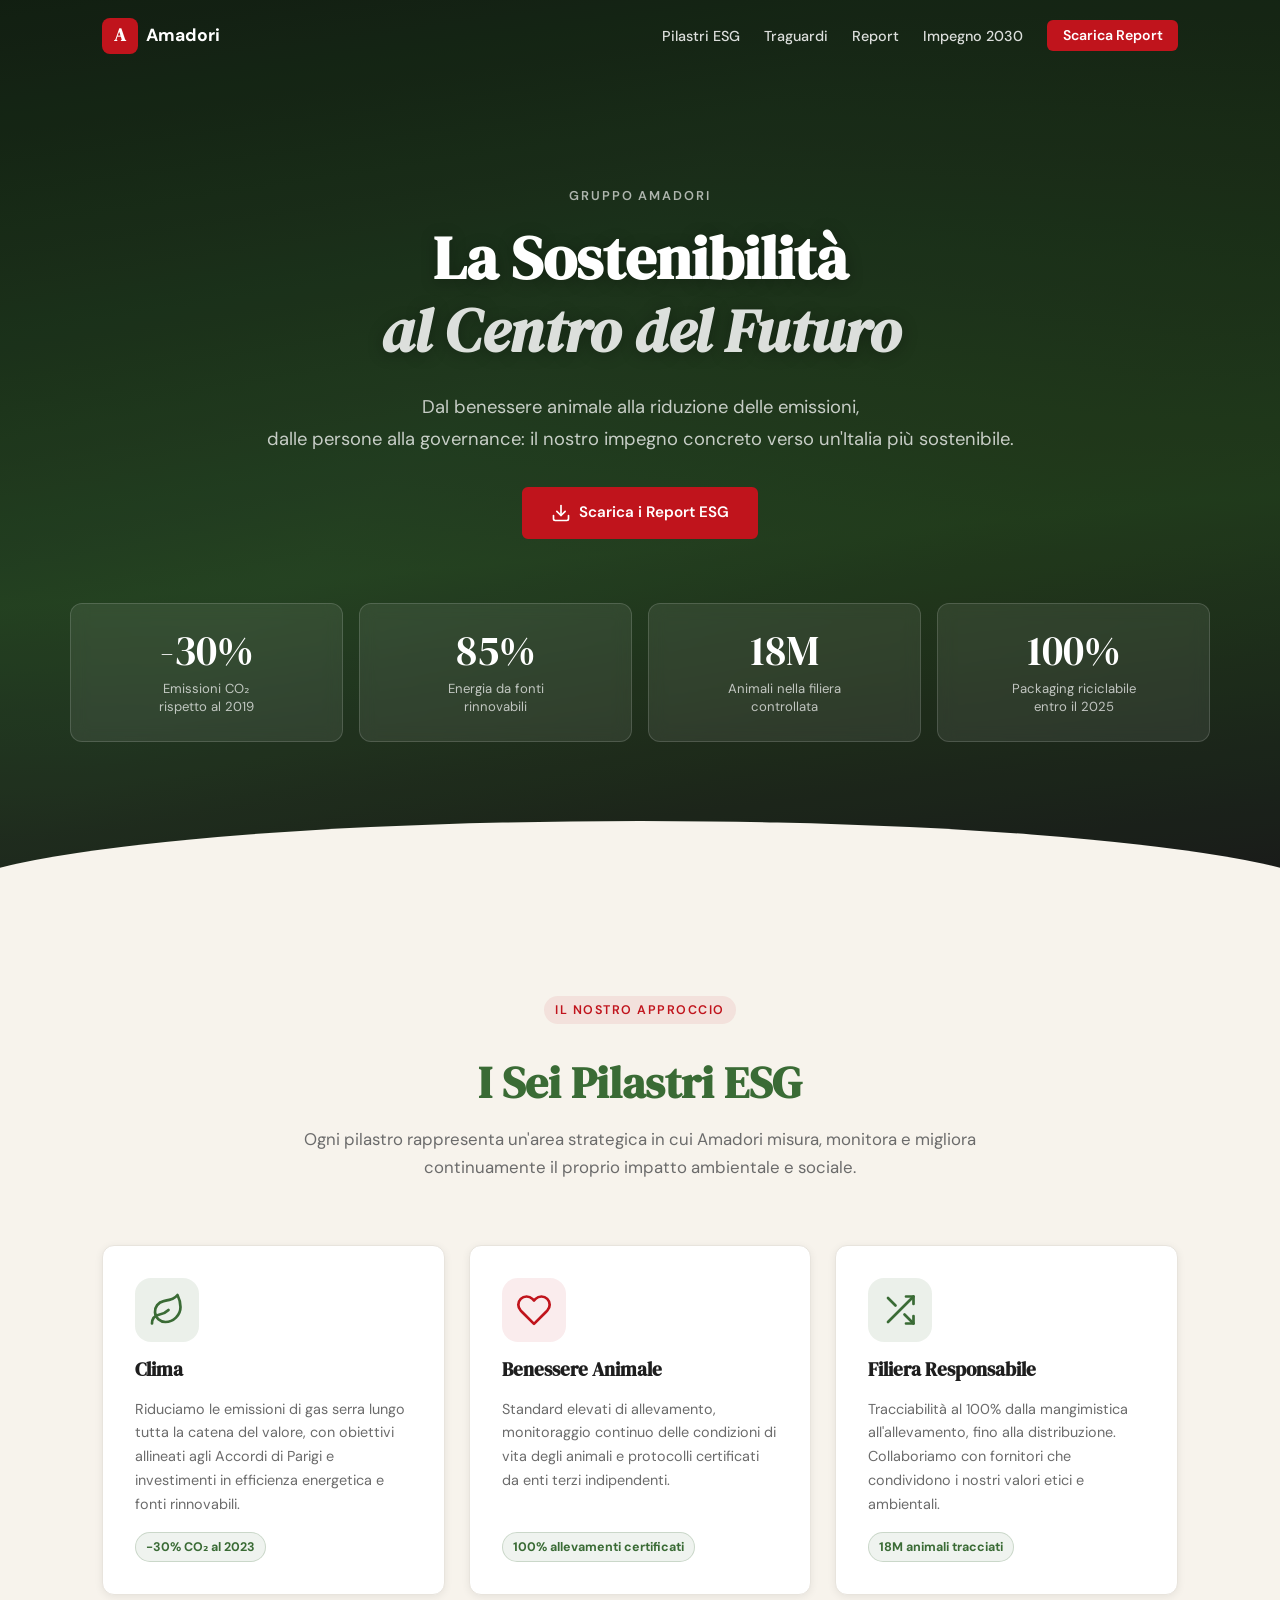
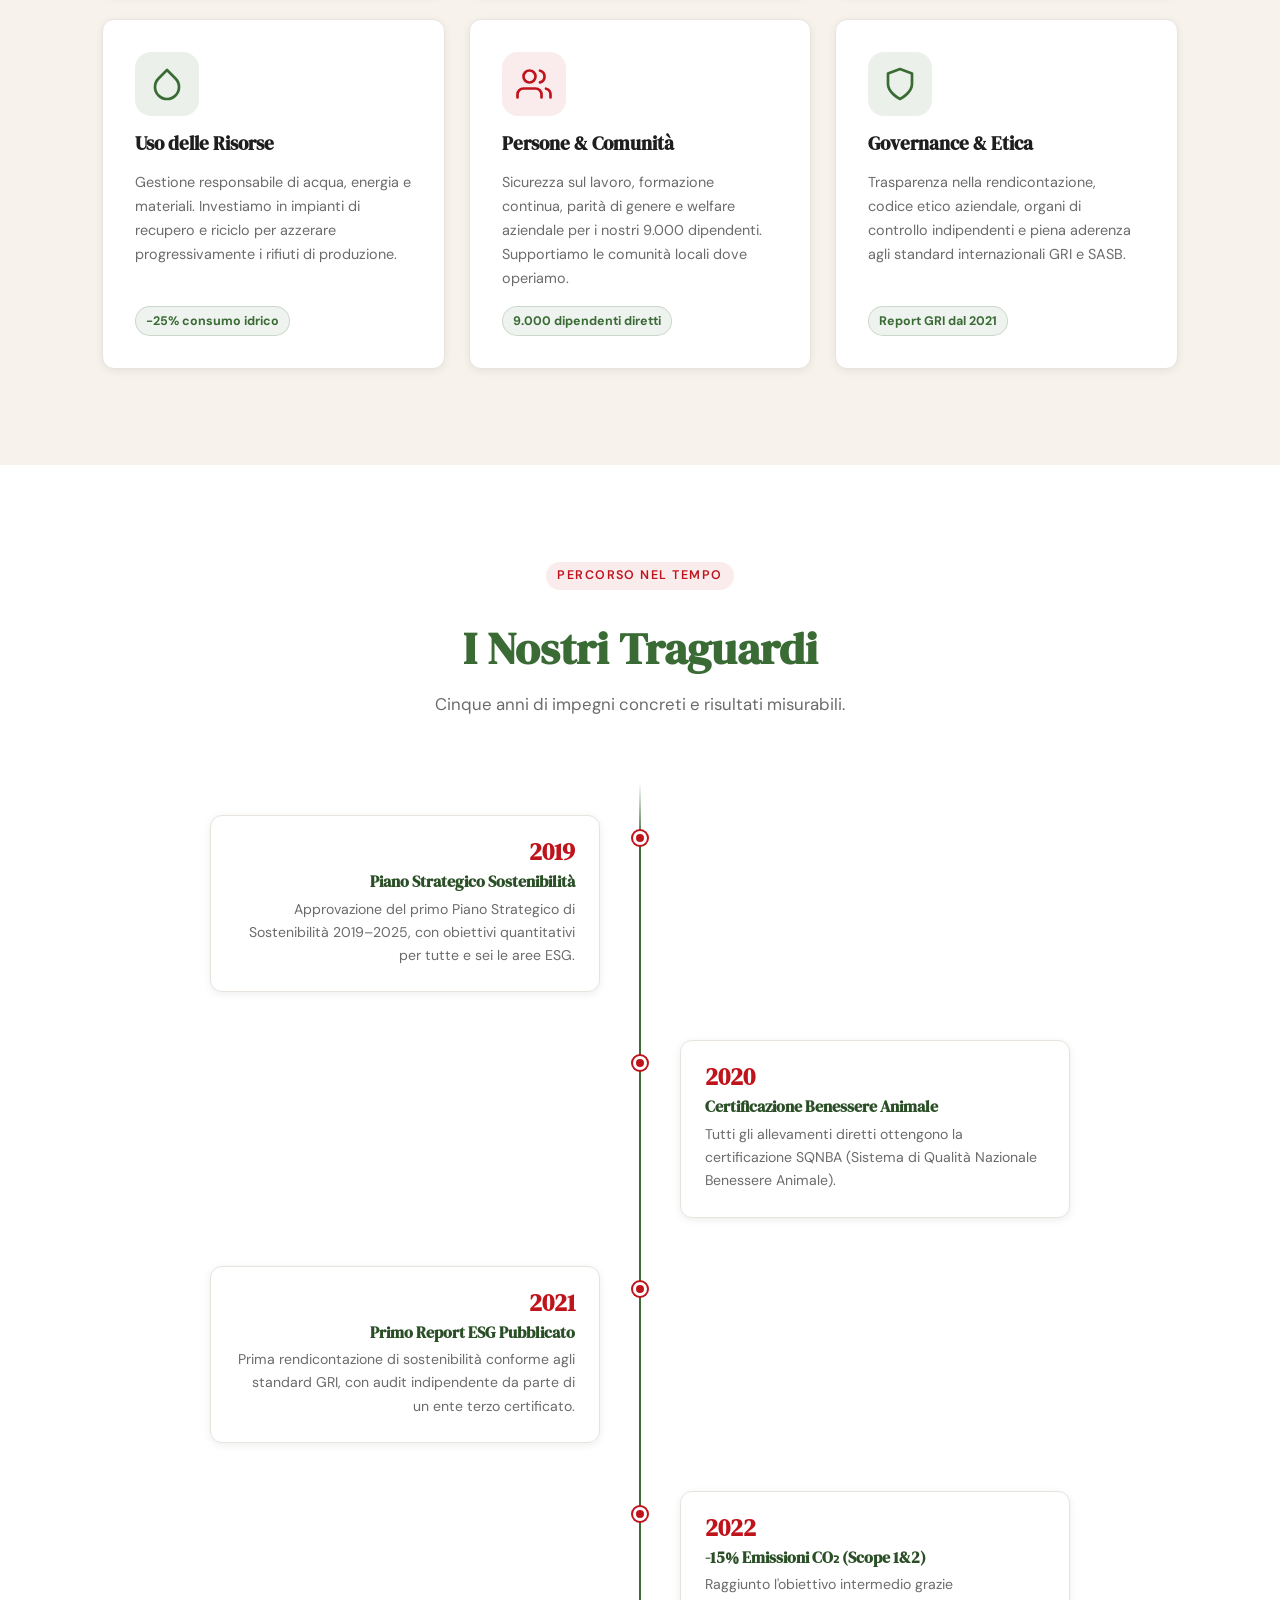
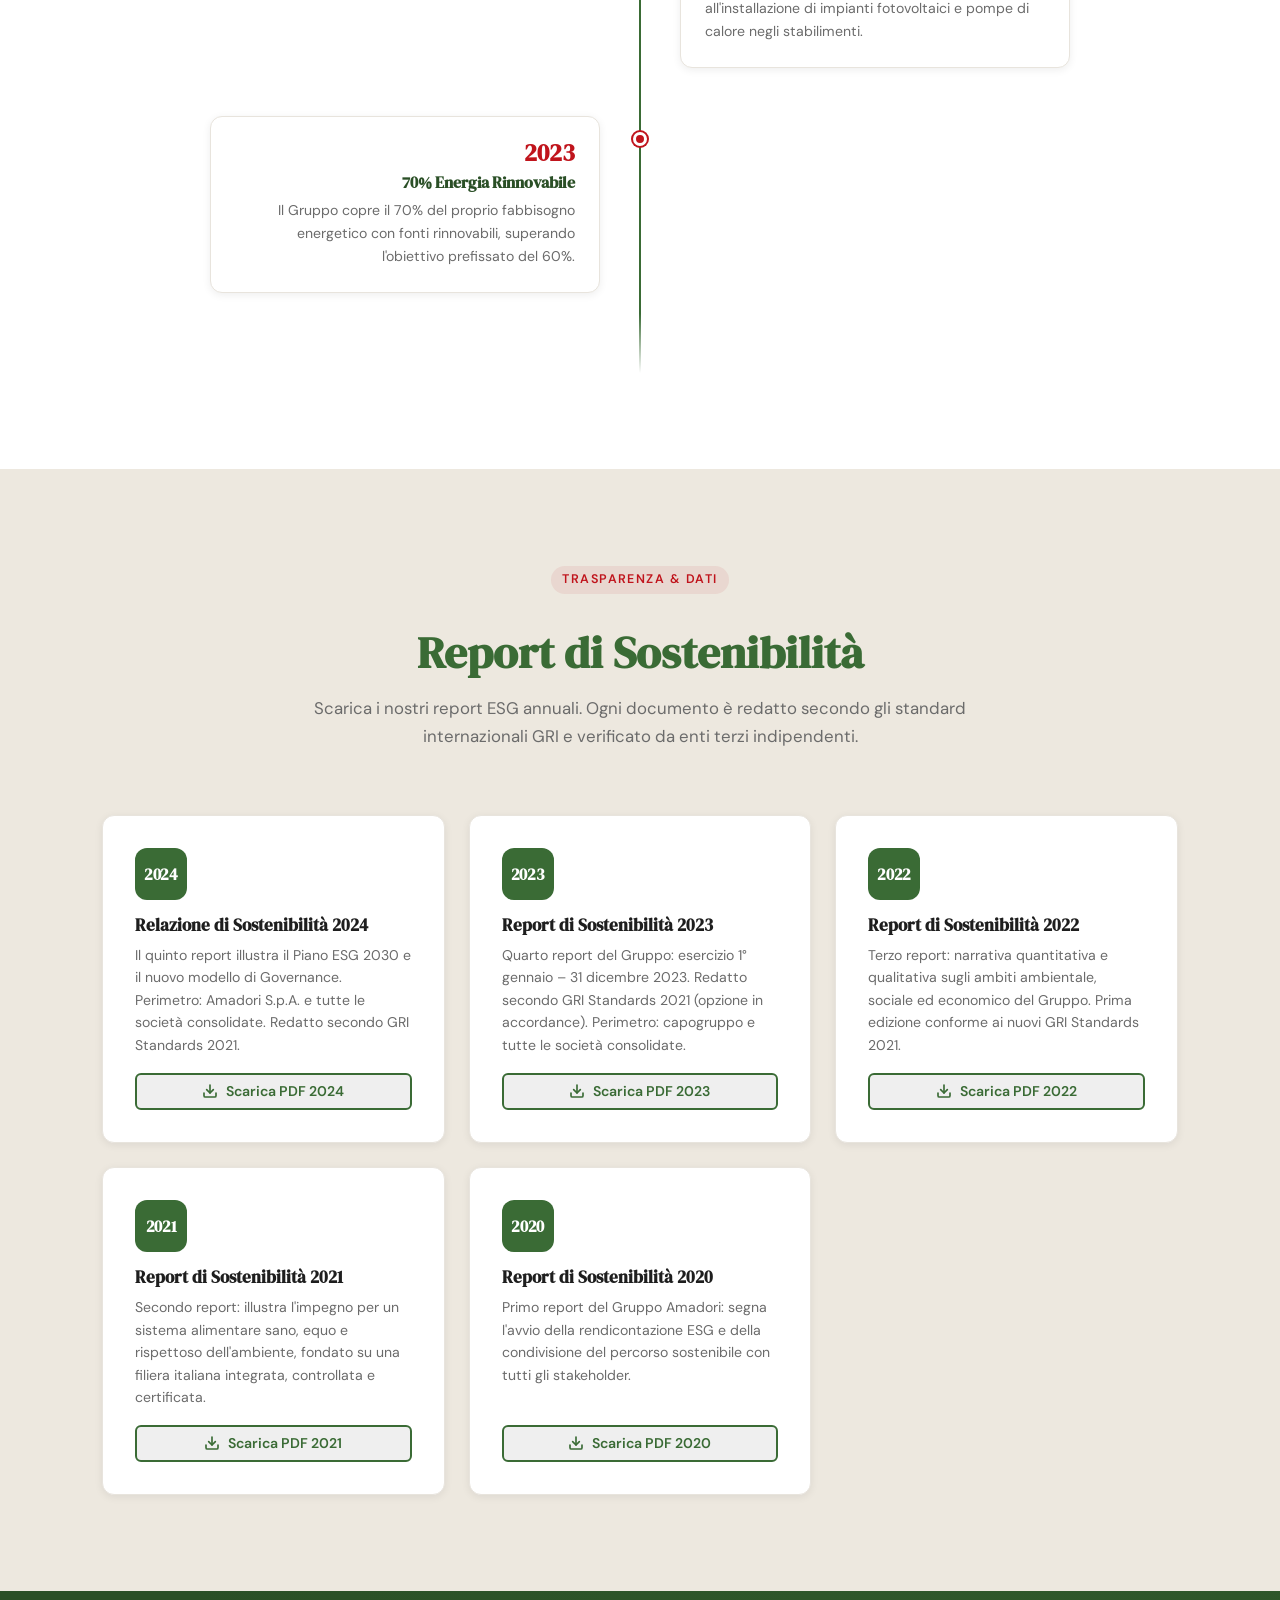
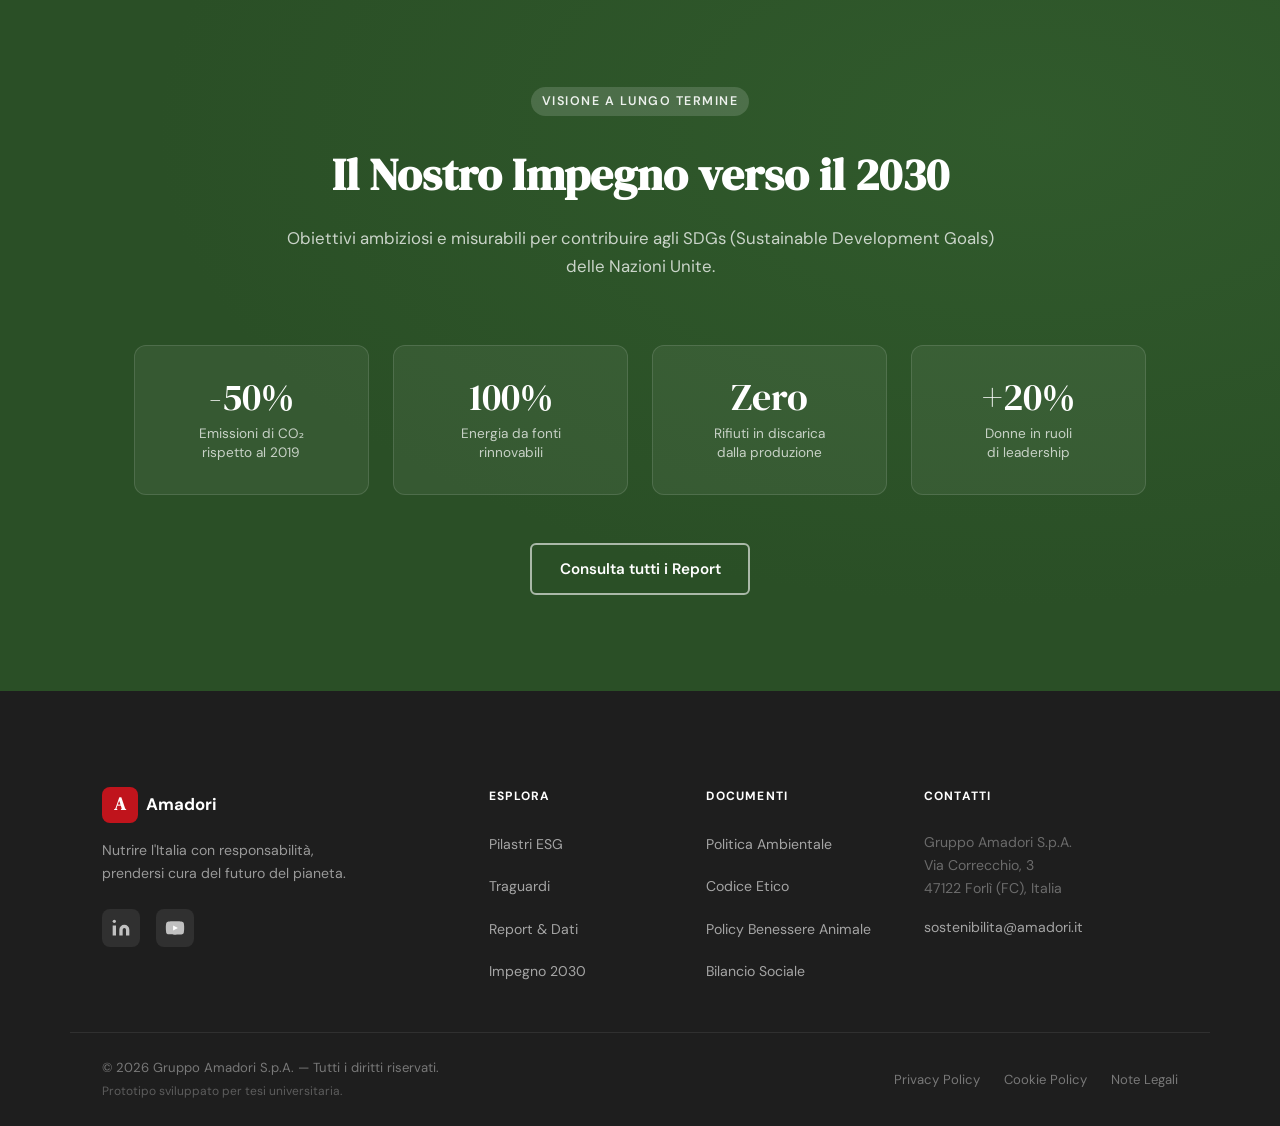
<file: index.html>
<!DOCTYPE html>
<html lang="it">
<!--
  =============================================================
  AMADORI SOSTENIBILITÀ — index.html
  Pagina principale del portale di sostenibilità Gruppo Amadori

  Struttura sezioni:
    1. <nav>                  Navbar fissa con logo e navigazione
    2. <section id="hero">    Hero con titolo, CTA e 4 statistiche chiave
    3. <section id="pilastri"> Sei pilastri ESG (griglia di card)
    4. <section id="timeline"> Traguardi cronologici 2019–2023
    5. <section id="report">  Download report ESG (generato via JS)
    6. <section id="impegno"> Banner Impegno 2030
    7. <footer>               Footer con link e copyright

  File collegati:
    css/style.css  →  stile principale (layout, colori, animazioni)
    js/main.js     →  dati report, download PDF, rendering card, navbar, animazioni

  Font (Google Fonts):
    DM Serif Display  →  titoli e heading
    DM Sans           →  corpo testo e UI
  =============================================================
-->
<head>
  <meta charset="UTF-8" />
  <!-- Viewport per responsive design mobile-first -->
  <meta name="viewport" content="width=device-width, initial-scale=1.0" />
  <!-- Meta descrizione per SEO -->
  <meta
    name="description"
    content="Scopri gli impegni di sostenibilità del Gruppo Amadori:
             clima, benessere animale, filiera, risorse, persone e governance."
  />
  <title>Sostenibilità — Gruppo Amadori</title>

  <!-- ─── Google Fonts ─────────────────────────────────────────────
       Preconnect riduce il tempo di handshake con i server Google.
       DM Serif Display: elegante per i titoli (variante italic inclusa)
       DM Sans: leggibile e moderno per il corpo testo
  ──────────────────────────────────────────────────────────────── -->
  <link rel="preconnect" href="https://fonts.googleapis.com" />
  <link rel="preconnect" href="https://fonts.gstatic.com" crossorigin />
  <link
    href="https://fonts.googleapis.com/css2?family=DM+Serif+Display:ital@0;1&family=DM+Sans:ital,opsz,wght@0,9..40,300;0,9..40,400;0,9..40,500;0,9..40,600;0,9..40,700;1,9..40,400&display=swap"
    rel="stylesheet"
  />

  <!-- Foglio di stile principale -->
  <link rel="stylesheet" href="css/style.css" />
</head>

<body>

  <!-- ================================================================
       NAVBAR
       Barra di navigazione fissa in cima alla pagina (position: fixed).
       JavaScript aggiunge la classe .scrolled dopo 80px di scroll,
       cambiando lo sfondo da trasparente a bianco con ombra.
       Il pulsante #navToggle apre/chiude il menu su mobile.
  ================================================================ -->
  <nav id="navbar" role="navigation" aria-label="Navigazione principale">
    <div class="nav-container">

      <!-- Logo: placeholder testuale – sostituire con <img src="assets/logo-amadori.svg"> -->
      <a href="#hero" class="nav-logo" aria-label="Gruppo Amadori – torna all'inizio">
        <span class="logo-icon" aria-hidden="true">A</span>
        <span class="logo-text">Amadori</span>
      </a>

      <!-- Hamburger button: visibile solo su mobile (< 768px) via CSS -->
      <button
        class="nav-toggle"
        id="navToggle"
        aria-label="Apri menu di navigazione"
        aria-expanded="false"
        aria-controls="navLinks"
      >
        <span class="burger-bar"></span>
        <span class="burger-bar"></span>
        <span class="burger-bar"></span>
      </button>

      <!-- Elenco dei link di navigazione -->
      <ul class="nav-links" id="navLinks" role="list">
        <li><a href="#pilastri" class="nav-link">Pilastri ESG</a></li>
        <li><a href="#timeline" class="nav-link">Traguardi</a></li>
        <li><a href="#report"   class="nav-link">Report</a></li>
        <li><a href="#impegno"  class="nav-link">Impegno 2030</a></li>
        <!-- CTA nella navbar: evidenziata come pulsante -->
        <li>
          <a href="#report" class="nav-cta">Scarica Report</a>
        </li>
      </ul>

    </div>
  </nav>


  <!-- ================================================================
       HERO
       Prima sezione visibile: impatto grafico forte con sfondo scuro.
       Contiene: etichetta, titolo h1, sottotitolo, CTA e 4 KPI numerici.
       Lo sfondo è un gradiente CSS (sostituibile con un'immagine reale).
  ================================================================ -->
  <section id="hero" aria-labelledby="hero-title">

    <!-- Overlay semitrasparente per garantire leggibilità del testo -->
    <div class="hero-overlay" aria-hidden="true"></div>

    <div class="hero-content fade-up">
      <!-- Etichetta decorativa sopra il titolo principale -->
      <span class="hero-label">Gruppo Amadori</span>

      <!-- h1: un solo h1 per pagina, migliore per SEO e accessibilità -->
      <h1 id="hero-title" class="hero-title">
        La Sostenibilità<br />
        <em>al Centro del Futuro</em>
      </h1>

      <p class="hero-subtitle">
        Dal benessere animale alla riduzione delle emissioni,<br />
        dalle persone alla governance: il nostro impegno concreto
        verso un'Italia più sostenibile.
      </p>

      <!-- CTA principale: ancora verso la sezione download -->
      <a href="#report" class="btn btn-primary">
        <!-- Icona SVG inline: indipendente da file esterni, scalabile -->
        <svg
          xmlns="http://www.w3.org/2000/svg"
          width="20" height="20"
          viewBox="0 0 24 24"
          fill="none"
          stroke="currentColor"
          stroke-width="2"
          stroke-linecap="round"
          stroke-linejoin="round"
          aria-hidden="true"
          focusable="false"
        >
          <path d="M21 15v4a2 2 0 0 1-2 2H5a2 2 0 0 1-2-2v-4"/>
          <polyline points="7 10 12 15 17 10"/>
          <line x1="12" y1="15" x2="12" y2="3"/>
        </svg>
        Scarica i Report ESG
      </a>
    </div>

    <!-- Griglia delle 4 statistiche chiave in fondo al hero -->
    <div class="hero-stats" role="list" aria-label="Statistiche chiave di sostenibilità">

      <div class="stat-card fade-up" role="listitem">
        <span class="stat-number" aria-label="meno 30 percento">-30%</span>
        <span class="stat-label">Emissioni CO₂<br />rispetto al 2019</span>
      </div>

      <div class="stat-card fade-up" role="listitem">
        <span class="stat-number">85%</span>
        <span class="stat-label">Energia da fonti<br />rinnovabili</span>
      </div>

      <div class="stat-card fade-up" role="listitem">
        <span class="stat-number">18M</span>
        <span class="stat-label">Animali nella filiera<br />controllata</span>
      </div>

      <div class="stat-card fade-up" role="listitem">
        <span class="stat-number">100%</span>
        <span class="stat-label">Packaging riciclabile<br />entro il 2025</span>
      </div>

    </div>
  </section>


  <!-- ================================================================
       PILASTRI DI SOSTENIBILITÀ
       Sei card tematiche che coprono le aree Environment, Social, Governance.
       Ogni card ha: icona SVG inline, titolo h3, testo descrittivo, KPI badge.
       Layout: griglia CSS a 3 colonne su desktop, 1 su mobile.
  ================================================================ -->
  <section id="pilastri" aria-labelledby="pilastri-title">

    <div class="section-header fade-up">
      <span class="section-tag">Il Nostro Approccio</span>
      <h2 id="pilastri-title">I Sei Pilastri ESG</h2>
      <p class="section-intro">
        Ogni pilastro rappresenta un'area strategica in cui Amadori misura,
        monitora e migliora continuamente il proprio impatto ambientale e sociale.
      </p>
    </div>

    <div class="pillars-grid" role="list">

      <!-- ── CARD 1: CLIMA ────────────────────────────────────────── -->
      <article class="pillar-card fade-up" role="listitem" aria-labelledby="pillar-clima">
        <!-- Icona verde: tema ambiente/clima -->
        <div class="card-icon card-icon--green" aria-hidden="true">
          <svg xmlns="http://www.w3.org/2000/svg" width="36" height="36"
               viewBox="0 0 24 24" fill="none" stroke="currentColor"
               stroke-width="1.8" stroke-linecap="round" stroke-linejoin="round">
            <path d="M11 20A7 7 0 0 1 9.8 6.1C15.5 5 17 4.48 19 2c1 2 2 4.18 2 8
                     0 5.5-4.78 10-10 10Z"/>
            <path d="M2 21c0-3 1.85-5.36 5.08-6C9.5 14.52 12 13 13 12"/>
          </svg>
        </div>
        <h3 id="pillar-clima" class="card-title">Clima</h3>
        <p class="card-text">
          Riduciamo le emissioni di gas serra lungo tutta la catena del valore,
          con obiettivi allineati agli Accordi di Parigi e investimenti in
          efficienza energetica e fonti rinnovabili.
        </p>
        <span class="card-kpi">-30% CO₂ al 2023</span>
      </article>

      <!-- ── CARD 2: BENESSERE ANIMALE ────────────────────────────── -->
      <article class="pillar-card fade-up" role="listitem" aria-labelledby="pillar-benessere">
        <!-- Icona rossa: cuore/cura -->
        <div class="card-icon card-icon--red" aria-hidden="true">
          <svg xmlns="http://www.w3.org/2000/svg" width="36" height="36"
               viewBox="0 0 24 24" fill="none" stroke="currentColor"
               stroke-width="1.8" stroke-linecap="round" stroke-linejoin="round">
            <path d="M20.84 4.61a5.5 5.5 0 0 0-7.78 0L12 5.67l-1.06-1.06
                     a5.5 5.5 0 0 0-7.78 7.78l1.06 1.06L12 21.23l7.78-7.78
                     1.06-1.06a5.5 5.5 0 0 0 0-7.78z"/>
          </svg>
        </div>
        <h3 id="pillar-benessere" class="card-title">Benessere Animale</h3>
        <p class="card-text">
          Standard elevati di allevamento, monitoraggio continuo delle condizioni
          di vita degli animali e protocolli certificati da enti terzi indipendenti.
        </p>
        <span class="card-kpi">100% allevamenti certificati</span>
      </article>

      <!-- ── CARD 3: FILIERA RESPONSABILE ─────────────────────────── -->
      <article class="pillar-card fade-up" role="listitem" aria-labelledby="pillar-filiera">
        <div class="card-icon card-icon--green" aria-hidden="true">
          <!-- Icona frecce intrecciate: supply chain -->
          <svg xmlns="http://www.w3.org/2000/svg" width="36" height="36"
               viewBox="0 0 24 24" fill="none" stroke="currentColor"
               stroke-width="1.8" stroke-linecap="round" stroke-linejoin="round">
            <polyline points="16 3 21 3 21 8"/>
            <line x1="4" y1="20" x2="21" y2="3"/>
            <polyline points="21 16 21 21 16 21"/>
            <line x1="15" y1="15" x2="21" y2="21"/>
            <line x1="4" y1="4" x2="9" y2="9"/>
          </svg>
        </div>
        <h3 id="pillar-filiera" class="card-title">Filiera Responsabile</h3>
        <p class="card-text">
          Tracciabilità al 100% dalla mangimistica all'allevamento, fino alla
          distribuzione. Collaboriamo con fornitori che condividono i nostri
          valori etici e ambientali.
        </p>
        <span class="card-kpi">18M animali tracciati</span>
      </article>

      <!-- ── CARD 4: USO DELLE RISORSE ────────────────────────────── -->
      <article class="pillar-card fade-up" role="listitem" aria-labelledby="pillar-risorse">
        <div class="card-icon card-icon--green" aria-hidden="true">
          <!-- Icona goccia: acqua/risorse -->
          <svg xmlns="http://www.w3.org/2000/svg" width="36" height="36"
               viewBox="0 0 24 24" fill="none" stroke="currentColor"
               stroke-width="1.8" stroke-linecap="round" stroke-linejoin="round">
            <path d="M12 2.69l5.66 5.66a8 8 0 1 1-11.31 0z"/>
          </svg>
        </div>
        <h3 id="pillar-risorse" class="card-title">Uso delle Risorse</h3>
        <p class="card-text">
          Gestione responsabile di acqua, energia e materiali. Investiamo in
          impianti di recupero e riciclo per azzerare progressivamente i
          rifiuti di produzione.
        </p>
        <span class="card-kpi">-25% consumo idrico</span>
      </article>

      <!-- ── CARD 5: PERSONE & COMUNITÀ ───────────────────────────── -->
      <article class="pillar-card fade-up" role="listitem" aria-labelledby="pillar-persone">
        <!-- Icona rossa: persone/comunità -->
        <div class="card-icon card-icon--red" aria-hidden="true">
          <svg xmlns="http://www.w3.org/2000/svg" width="36" height="36"
               viewBox="0 0 24 24" fill="none" stroke="currentColor"
               stroke-width="1.8" stroke-linecap="round" stroke-linejoin="round">
            <path d="M17 21v-2a4 4 0 0 0-4-4H5a4 4 0 0 0-4 4v2"/>
            <circle cx="9" cy="7" r="4"/>
            <path d="M23 21v-2a4 4 0 0 0-3-3.87"/>
            <path d="M16 3.13a4 4 0 0 1 0 7.75"/>
          </svg>
        </div>
        <h3 id="pillar-persone" class="card-title">Persone &amp; Comunità</h3>
        <p class="card-text">
          Sicurezza sul lavoro, formazione continua, parità di genere e welfare
          aziendale per i nostri 9.000 dipendenti. Supportiamo le comunità
          locali dove operiamo.
        </p>
        <span class="card-kpi">9.000 dipendenti diretti</span>
      </article>

      <!-- ── CARD 6: GOVERNANCE & ETICA ───────────────────────────── -->
      <article class="pillar-card fade-up" role="listitem" aria-labelledby="pillar-governance">
        <div class="card-icon card-icon--green" aria-hidden="true">
          <!-- Icona scudo: governance/protezione -->
          <svg xmlns="http://www.w3.org/2000/svg" width="36" height="36"
               viewBox="0 0 24 24" fill="none" stroke="currentColor"
               stroke-width="1.8" stroke-linecap="round" stroke-linejoin="round">
            <path d="M12 22s8-4 8-10V5l-8-3-8 3v7c0 6 8 10 8 10z"/>
          </svg>
        </div>
        <h3 id="pillar-governance" class="card-title">Governance &amp; Etica</h3>
        <p class="card-text">
          Trasparenza nella rendicontazione, codice etico aziendale, organi di
          controllo indipendenti e piena aderenza agli standard internazionali
          GRI e SASB.
        </p>
        <span class="card-kpi">Report GRI dal 2021</span>
      </article>

    </div>
  </section>


  <!-- ================================================================
       TIMELINE DEI TRAGUARDI — 2019 → 2023
       Disposizione alternata sinistra/destra su desktop (CSS position).
       Su mobile collassa in lista verticale a colonna singola.
       La linea centrale è un pseudo-elemento ::before del contenitore.
  ================================================================ -->
  <section id="timeline" aria-labelledby="timeline-title">
    <div class="container">

      <div class="section-header fade-up">
        <span class="section-tag">Percorso nel tempo</span>
        <h2 id="timeline-title">I Nostri Traguardi</h2>
        <p class="section-intro">
          Cinque anni di impegni concreti e risultati misurabili.
        </p>
      </div>

      <!-- Il ::before di .timeline crea la linea verticale centrale -->
      <div class="timeline" role="list">

        <!-- ── 2019 (sinistra) ── -->
        <div class="timeline-item tl-left fade-up" role="listitem">
          <div class="tl-body">
            <span class="tl-year">2019</span>
            <h3 class="tl-heading">Piano Strategico Sostenibilità</h3>
            <p>
              Approvazione del primo Piano Strategico di Sostenibilità 2019–2025,
              con obiettivi quantitativi per tutte e sei le aree ESG.
            </p>
          </div>
        </div>

        <!-- ── 2020 (destra) ── -->
        <div class="timeline-item tl-right fade-up" role="listitem">
          <div class="tl-body">
            <span class="tl-year">2020</span>
            <h3 class="tl-heading">Certificazione Benessere Animale</h3>
            <p>
              Tutti gli allevamenti diretti ottengono la certificazione SQNBA
              (Sistema di Qualità Nazionale Benessere Animale).
            </p>
          </div>
        </div>

        <!-- ── 2021 (sinistra) ── -->
        <div class="timeline-item tl-left fade-up" role="listitem">
          <div class="tl-body">
            <span class="tl-year">2021</span>
            <h3 class="tl-heading">Primo Report ESG Pubblicato</h3>
            <p>
              Prima rendicontazione di sostenibilità conforme agli standard GRI,
              con audit indipendente da parte di un ente terzo certificato.
            </p>
          </div>
        </div>

        <!-- ── 2022 (destra) ── -->
        <div class="timeline-item tl-right fade-up" role="listitem">
          <div class="tl-body">
            <span class="tl-year">2022</span>
            <h3 class="tl-heading">-15% Emissioni CO₂ (Scope 1&amp;2)</h3>
            <p>
              Raggiunto l'obiettivo intermedio grazie all'installazione di
              impianti fotovoltaici e pompe di calore negli stabilimenti.
            </p>
          </div>
        </div>

        <!-- ── 2023 (sinistra) ── -->
        <div class="timeline-item tl-left fade-up" role="listitem">
          <div class="tl-body">
            <span class="tl-year">2023</span>
            <h3 class="tl-heading">70% Energia Rinnovabile</h3>
            <p>
              Il Gruppo copre il 70% del proprio fabbisogno energetico con fonti
              rinnovabili, superando l'obiettivo prefissato del 60%.
            </p>
          </div>
        </div>

      </div><!-- /.timeline -->
    </div><!-- /.container -->
  </section>


  <!-- ================================================================
       SEZIONE DOWNLOAD REPORT ESG
       Le card vengono generate DINAMICAMENTE da JavaScript tramite
       la funzione renderReports() definita in js/main.js.

       L'array REPORTS in main.js contiene i metadati di ogni report
       (titolo, anno, descrizione, URL del PDF sul sito Amadori).
       renderReports() legge quell'array e inietta l'HTML delle card
       nel contenitore #reportsGrid tramite innerHTML.

       Il pulsante "Scarica PDF" di ogni card chiama downloadReport():
       questa funzione recupera il PDF via fetch(), lo converte in un
       Blob locale e forza il salvataggio sul dispositivo dell'utente.
  ================================================================ -->
  <section id="report" aria-labelledby="report-title">
    <div class="container">

      <div class="section-header fade-up">
        <span class="section-tag">Trasparenza &amp; Dati</span>
        <h2 id="report-title">Report di Sostenibilità</h2>
        <p class="section-intro">
          Scarica i nostri report ESG annuali. Ogni documento è redatto secondo
          gli standard internazionali GRI e verificato da enti terzi indipendenti.
        </p>
      </div>

      <!--
        Target di renderReports(): JavaScript inietta qui le card.
        Il tag <noscript> mostra un fallback se JS è disabilitato.
      -->
      <div
        class="reports-grid"
        id="reportsGrid"
        role="list"
        aria-label="Lista report ESG scaricabili"
      >
        <noscript>
          <p class="noscript-msg">
            Per visualizzare i report disponibili è necessario abilitare JavaScript.
          </p>
        </noscript>
      </div>

    </div>
  </section>


  <!-- ================================================================
       BANNER IMPEGNO 2030
       Sezione ad alto contrasto con sfondo verde scuro.
       Mostra i 4 macro-obiettivi di lungo periodo del Gruppo.
  ================================================================ -->
  <section id="impegno" aria-labelledby="impegno-title">
    <div class="container">

      <div class="impegno-content fade-up">
        <span class="section-tag section-tag--light">Visione a lungo termine</span>

        <h2 id="impegno-title" class="impegno-title">
          Il Nostro Impegno verso il 2030
        </h2>

        <p class="impegno-subtitle">
          Obiettivi ambiziosi e misurabili per contribuire agli SDGs
          (Sustainable Development Goals) delle Nazioni Unite.
        </p>

        <!-- Griglia degli obiettivi al 2030 -->
        <div class="goals-grid" role="list">

          <div class="goal-item fade-up" role="listitem">
            <span class="goal-number">-50%</span>
            <span class="goal-label">Emissioni di CO₂<br />rispetto al 2019</span>
          </div>

          <div class="goal-item fade-up" role="listitem">
            <span class="goal-number">100%</span>
            <span class="goal-label">Energia da fonti<br />rinnovabili</span>
          </div>

          <div class="goal-item fade-up" role="listitem">
            <span class="goal-number">Zero</span>
            <span class="goal-label">Rifiuti in discarica<br />dalla produzione</span>
          </div>

          <div class="goal-item fade-up" role="listitem">
            <span class="goal-number">+20%</span>
            <span class="goal-label">Donne in ruoli<br />di leadership</span>
          </div>

        </div>

        <a href="#report" class="btn btn-outline">Consulta tutti i Report</a>
      </div>

    </div>
  </section>


  <!-- ================================================================
       FOOTER
       Struttura a 4 colonne: brand + social, link rapidi,
       documenti, contatti. Barra inferiore con copyright.
       JavaScript aggiorna l'anno automaticamente via #currentYear.
  ================================================================ -->
  <footer id="footer" role="contentinfo">
    <div class="footer-container">

      <!-- Colonna 1: brand + tagline + social -->
      <div class="footer-brand">
        <a href="#hero" class="footer-logo" aria-label="Gruppo Amadori – torna all'inizio">
          <span class="logo-icon" aria-hidden="true">A</span>
          <span class="logo-text">Amadori</span>
        </a>
        <p class="footer-tagline">
          Nutrire l'Italia con responsabilità,<br />
          prendersi cura del futuro del pianeta.
        </p>
        <!-- Social links – href="#" è placeholder, sostituire con URL reali -->
        <div class="social-links" aria-label="Profili social Amadori">
          <a href="#" class="social-link" aria-label="Amadori su LinkedIn" rel="noopener noreferrer">
            <svg xmlns="http://www.w3.org/2000/svg" width="20" height="20"
                 viewBox="0 0 24 24" fill="currentColor" aria-hidden="true">
              <path d="M16 8a6 6 0 0 1 6 6v7h-4v-7a2 2 0 0 0-2-2
                       2 2 0 0 0-2 2v7h-4v-7a6 6 0 0 1 6-6z"/>
              <rect x="2" y="9" width="4" height="12"/>
              <circle cx="4" cy="4" r="2"/>
            </svg>
          </a>
          <a href="#" class="social-link" aria-label="Amadori su YouTube" rel="noopener noreferrer">
            <svg xmlns="http://www.w3.org/2000/svg" width="20" height="20"
                 viewBox="0 0 24 24" fill="currentColor" aria-hidden="true">
              <path d="M22.54 6.42a2.78 2.78 0 0 0-1.95-1.96C18.88 4 12 4 12 4
                       s-6.88 0-8.59.46a2.78 2.78 0 0 0-1.95 1.96A29 29 0 0 0 1
                       12a29 29 0 0 0 .46 5.58A2.78 2.78 0 0 0 3.41 19.54
                       C5.12 20 12 20 12 20s6.88 0 8.59-.46a2.78 2.78 0 0 0
                       1.95-1.96A29 29 0 0 0 23 12a29 29 0 0 0-.46-5.58z"/>
              <polygon points="9.75 15.02 15.5 12 9.75 8.98 9.75 15.02"
                       fill="white"/>
            </svg>
          </a>
        </div>
      </div>

      <!-- Colonna 2: navigazione rapida -->
      <nav class="footer-nav" aria-label="Link rapidi">
        <h4 class="footer-nav-title">Esplora</h4>
        <ul role="list">
          <li><a href="#pilastri">Pilastri ESG</a></li>
          <li><a href="#timeline">Traguardi</a></li>
          <li><a href="#report">Report &amp; Dati</a></li>
          <li><a href="#impegno">Impegno 2030</a></li>
        </ul>
      </nav>

      <!-- Colonna 3: documenti ufficiali -->
      <nav class="footer-nav" aria-label="Documenti ufficiali">
        <h4 class="footer-nav-title">Documenti</h4>
        <ul role="list">
          <li><a href="#">Politica Ambientale</a></li>
          <li><a href="#">Codice Etico</a></li>
          <li><a href="#">Policy Benessere Animale</a></li>
          <li><a href="#">Bilancio Sociale</a></li>
        </ul>
      </nav>

      <!-- Colonna 4: contatti -->
      <div class="footer-contact">
        <h4 class="footer-nav-title">Contatti</h4>
        <address>
          <p>
            Gruppo Amadori S.p.A.<br />
            Via Correcchio, 3<br />
            47122 Forlì (FC), Italia
          </p>
          <p>
            <a href="mailto:sostenibilita@amadori.it">
              sostenibilita@amadori.it
            </a>
          </p>
        </address>
      </div>

    </div><!-- /.footer-container -->

    <!-- Barra copyright in fondo -->
    <div class="footer-bottom">
      <p class="footer-copyright">
        <!-- #currentYear viene aggiornato da JS in main.js -->
        &copy; <span id="currentYear"></span> Gruppo Amadori S.p.A. —
        Tutti i diritti riservati.
        <span class="footer-note">
          Prototipo sviluppato per tesi universitaria.
        </span>
      </p>
      <nav aria-label="Link legali">
        <a href="#">Privacy Policy</a>
        <a href="#">Cookie Policy</a>
        <a href="#">Note Legali</a>
      </nav>
    </div>

  </footer>


  <!-- ================================================================
       Script caricato in fondo al body (best practice performance):
       il parser HTML ha già costruito il DOM prima dell'esecuzione.
  ================================================================ -->
  <script src="js/main.js"></script>

</body>
</html>
</file>
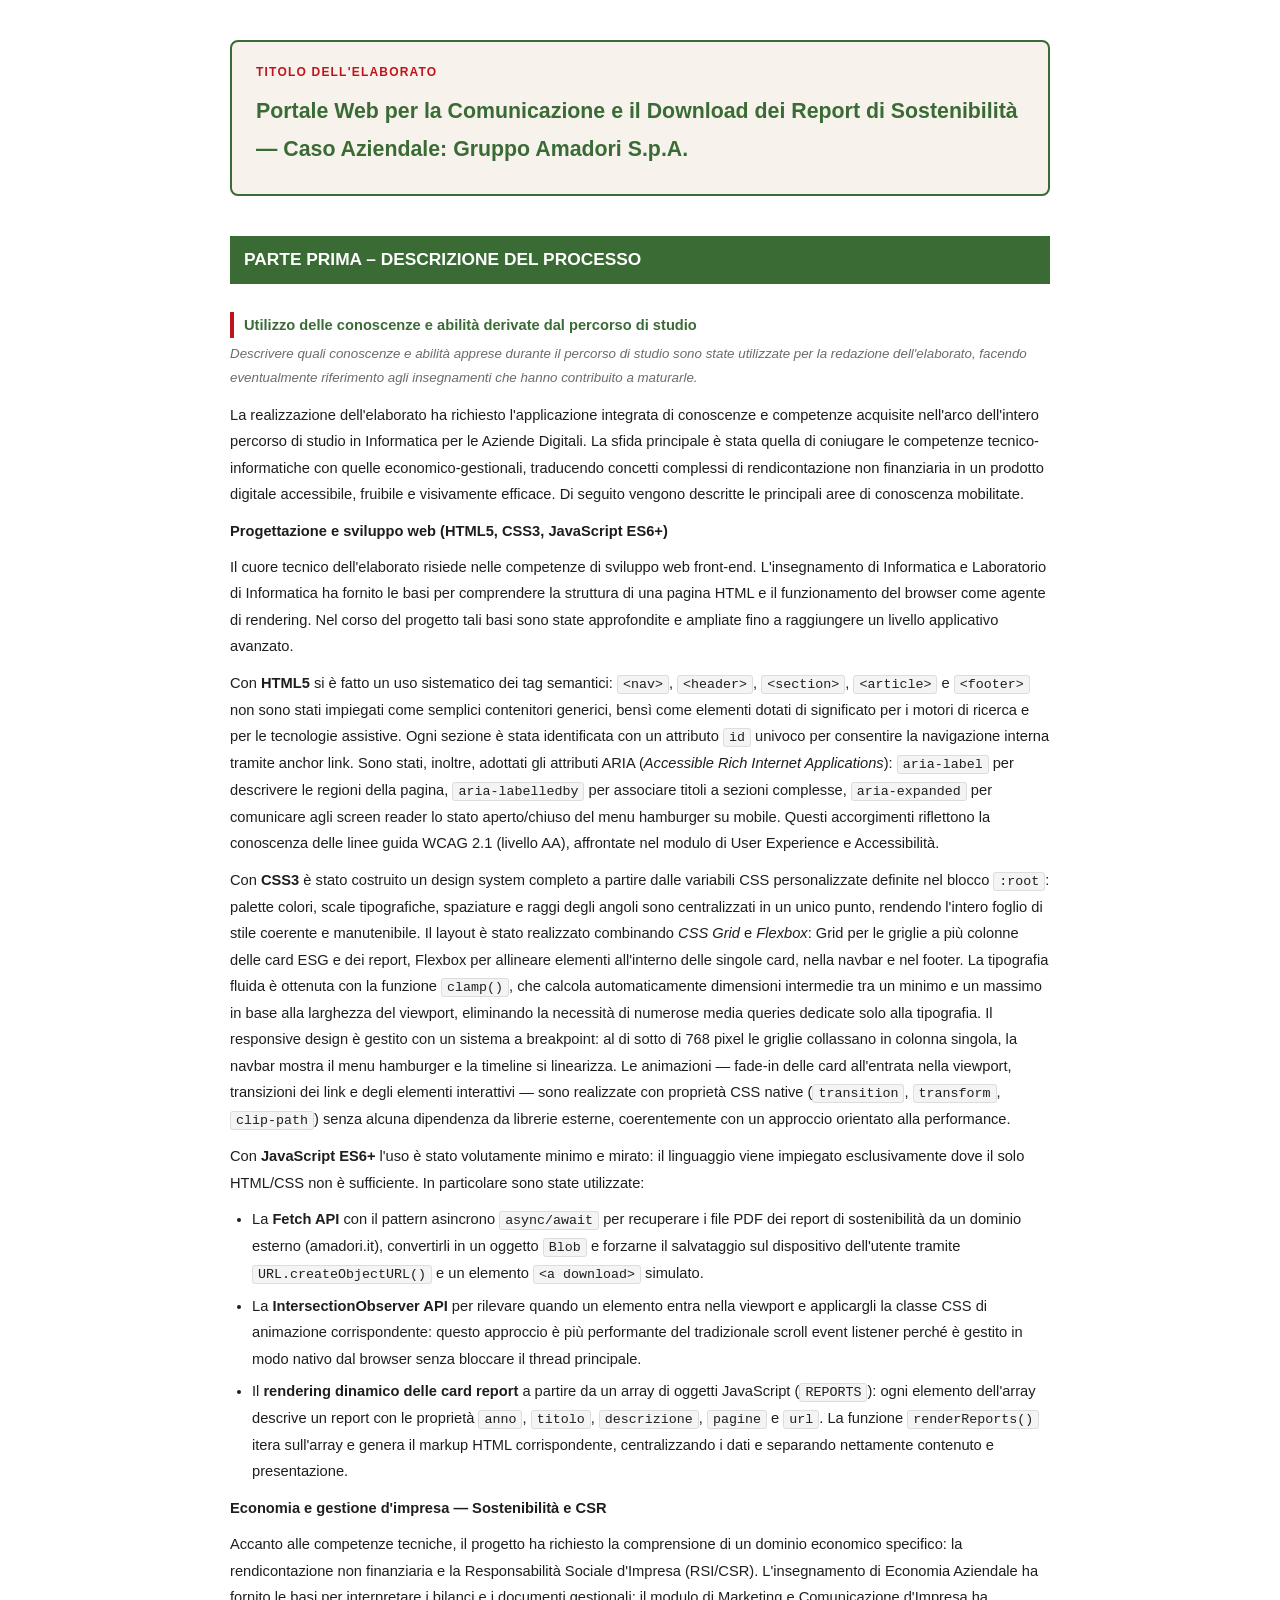
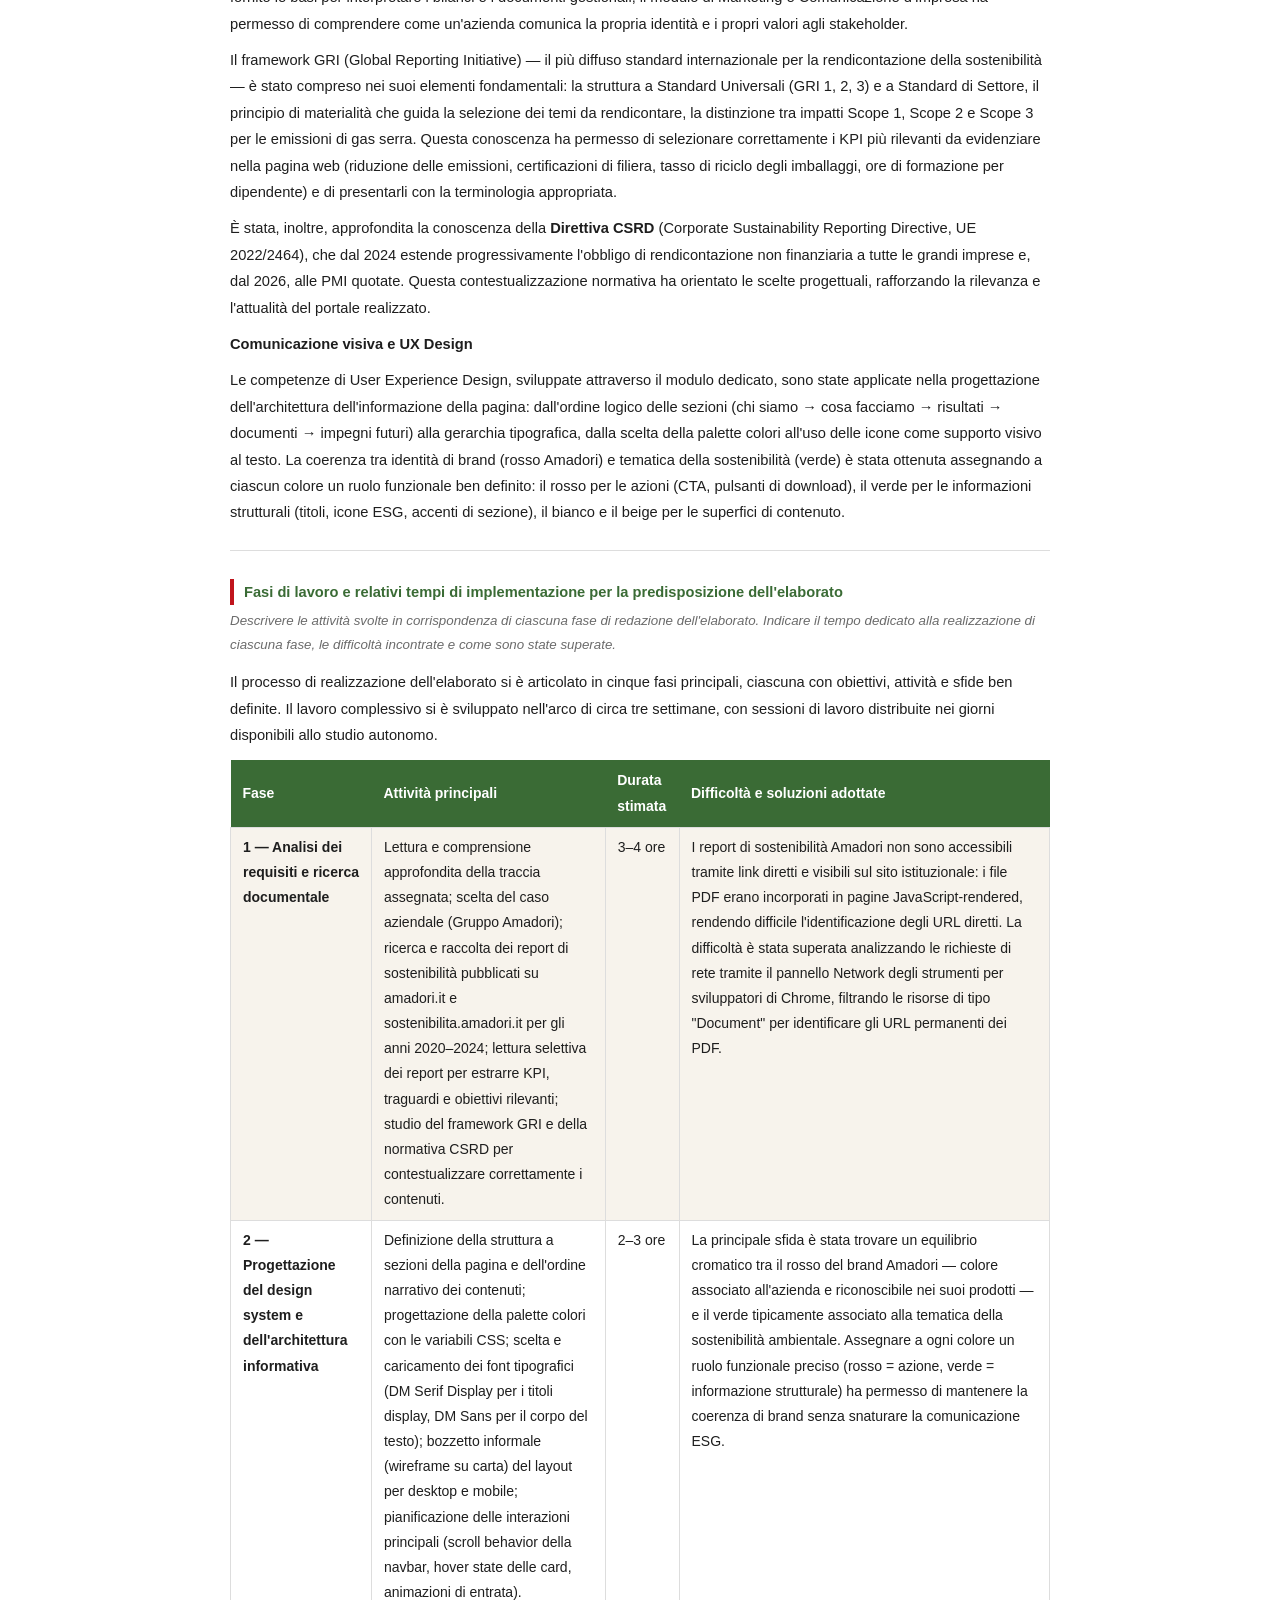
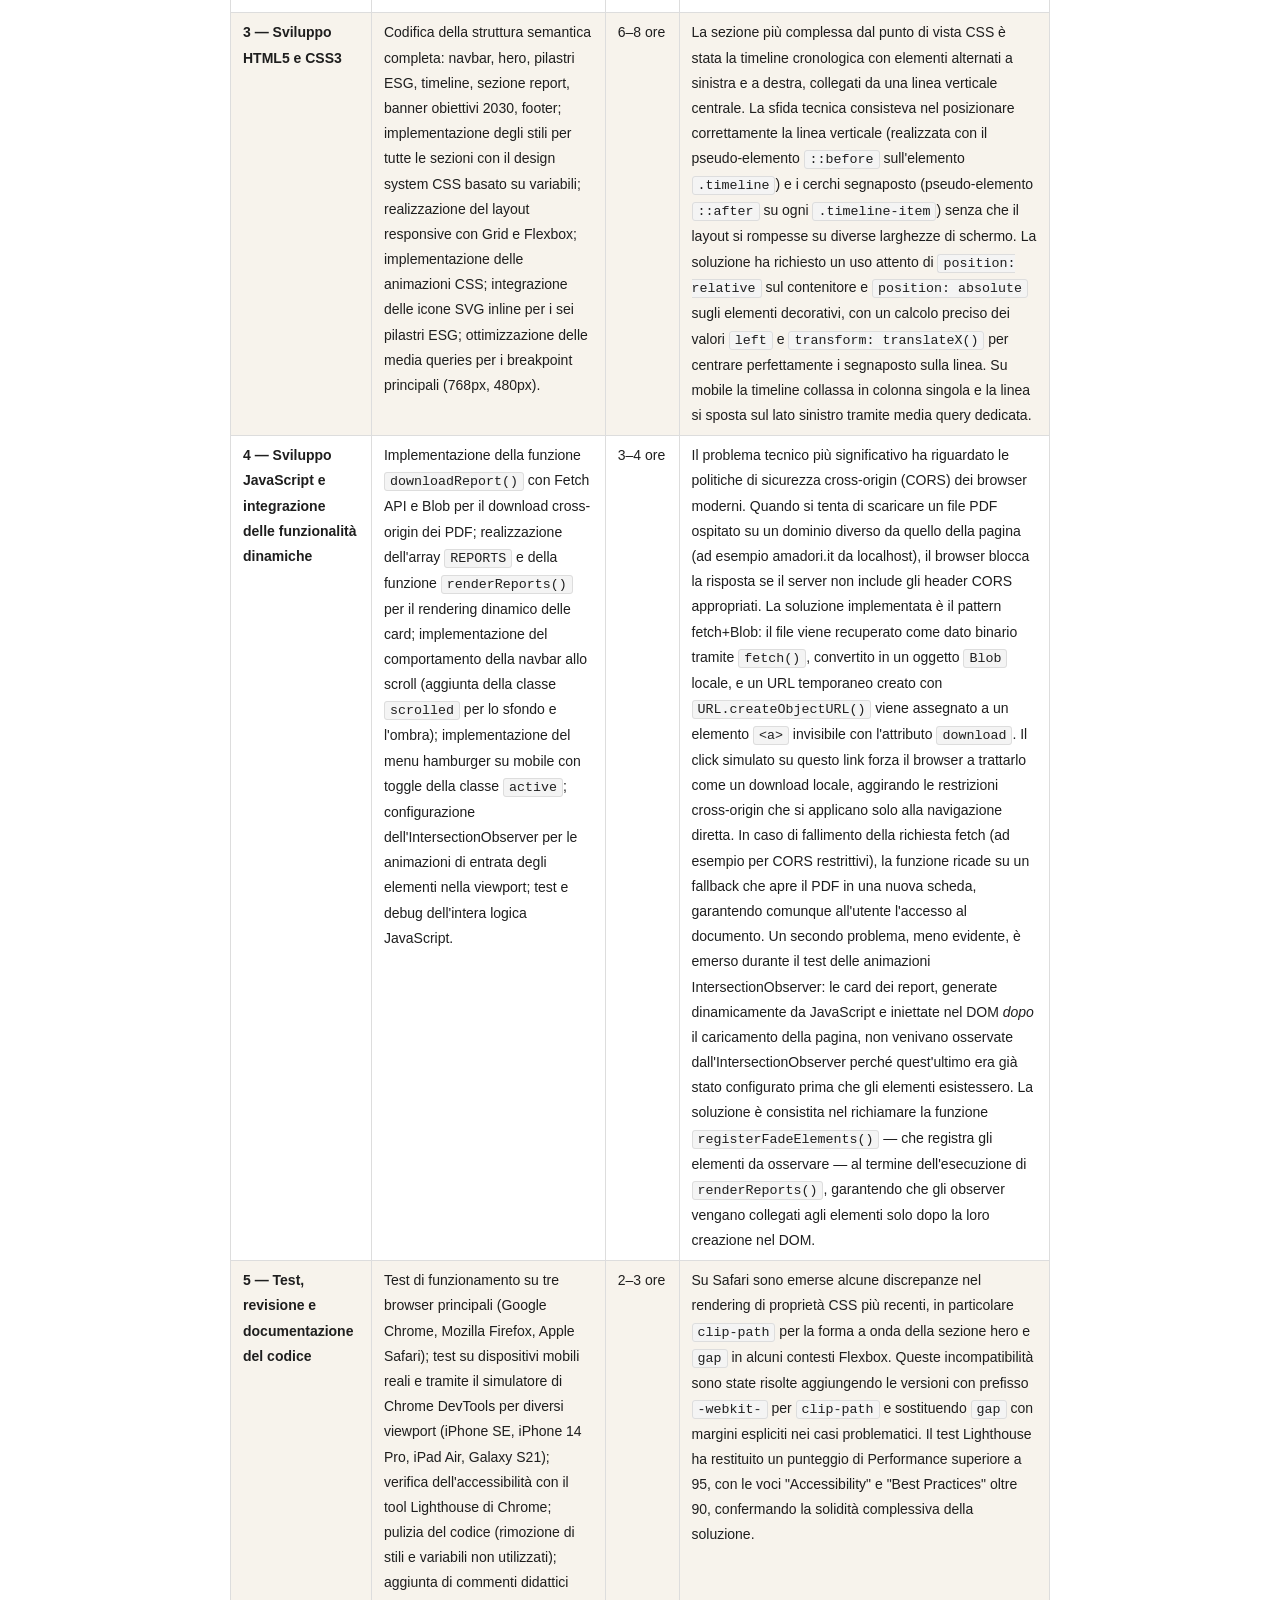
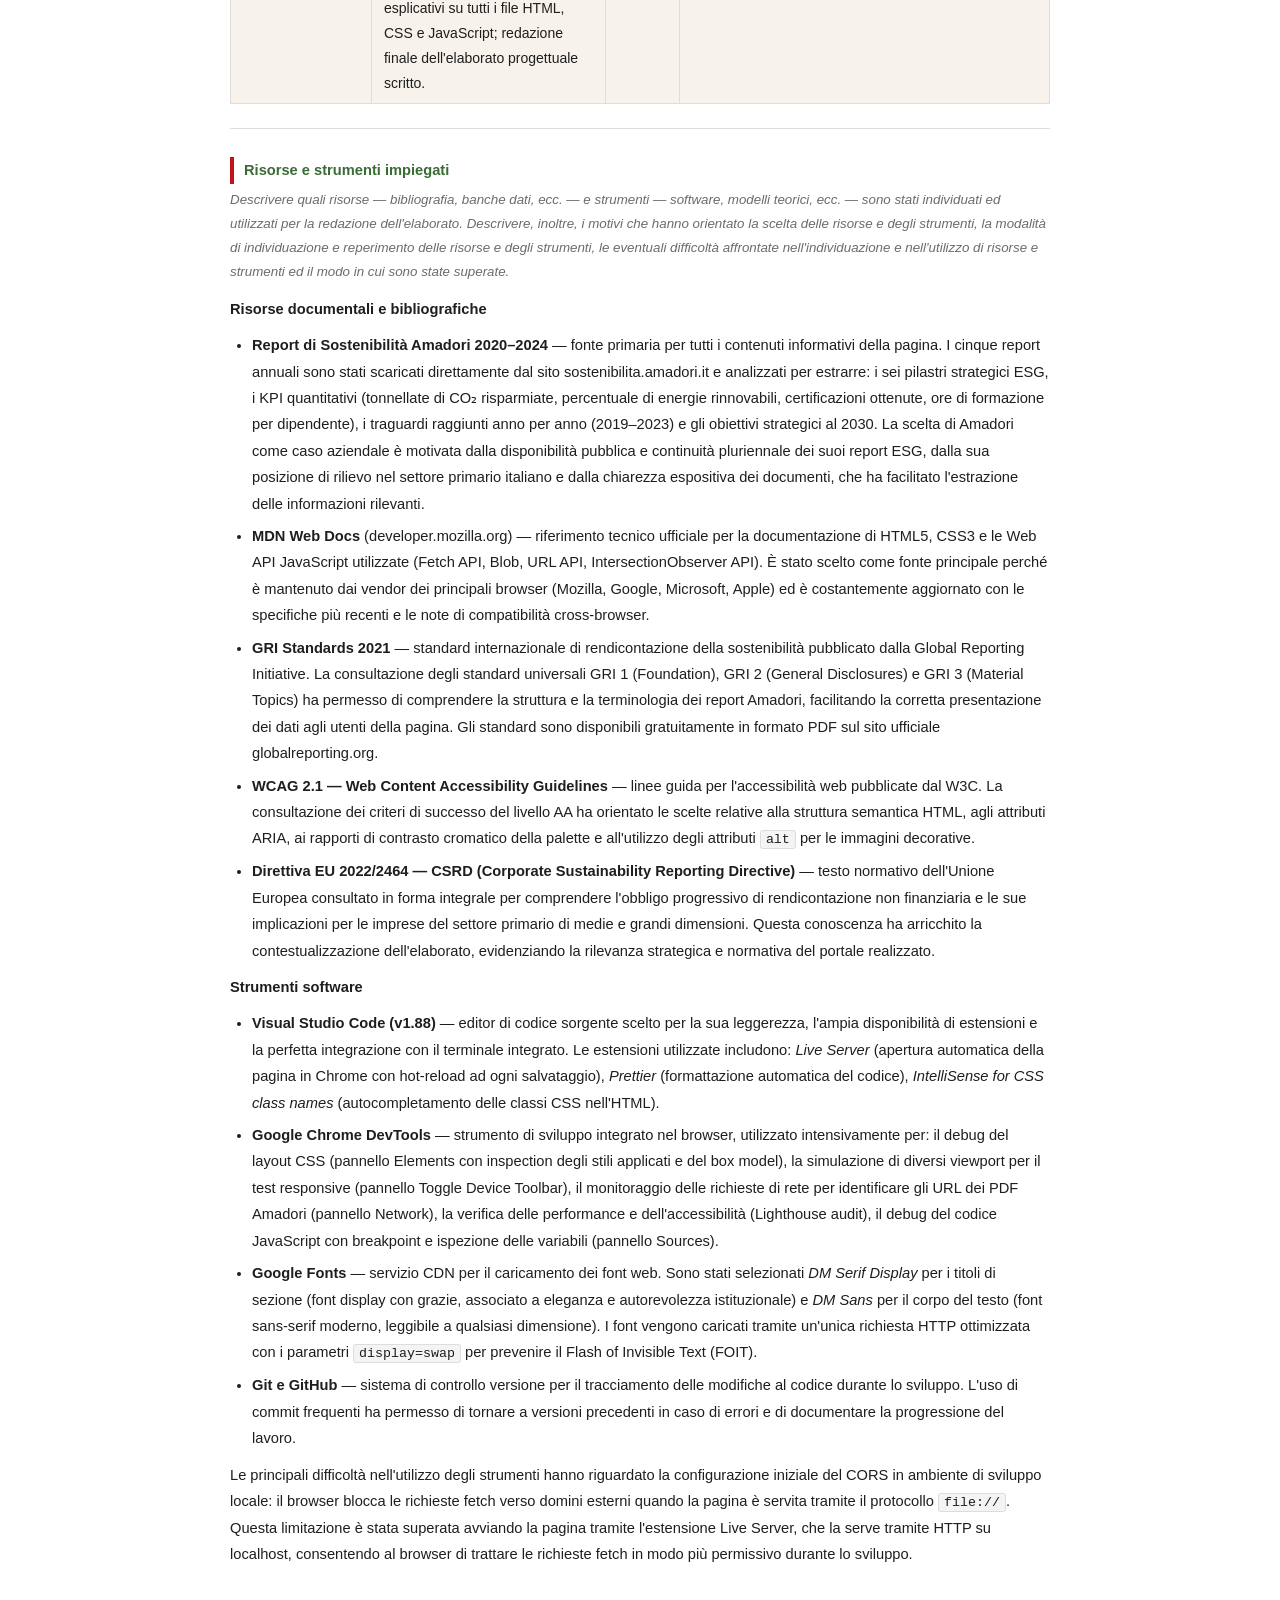
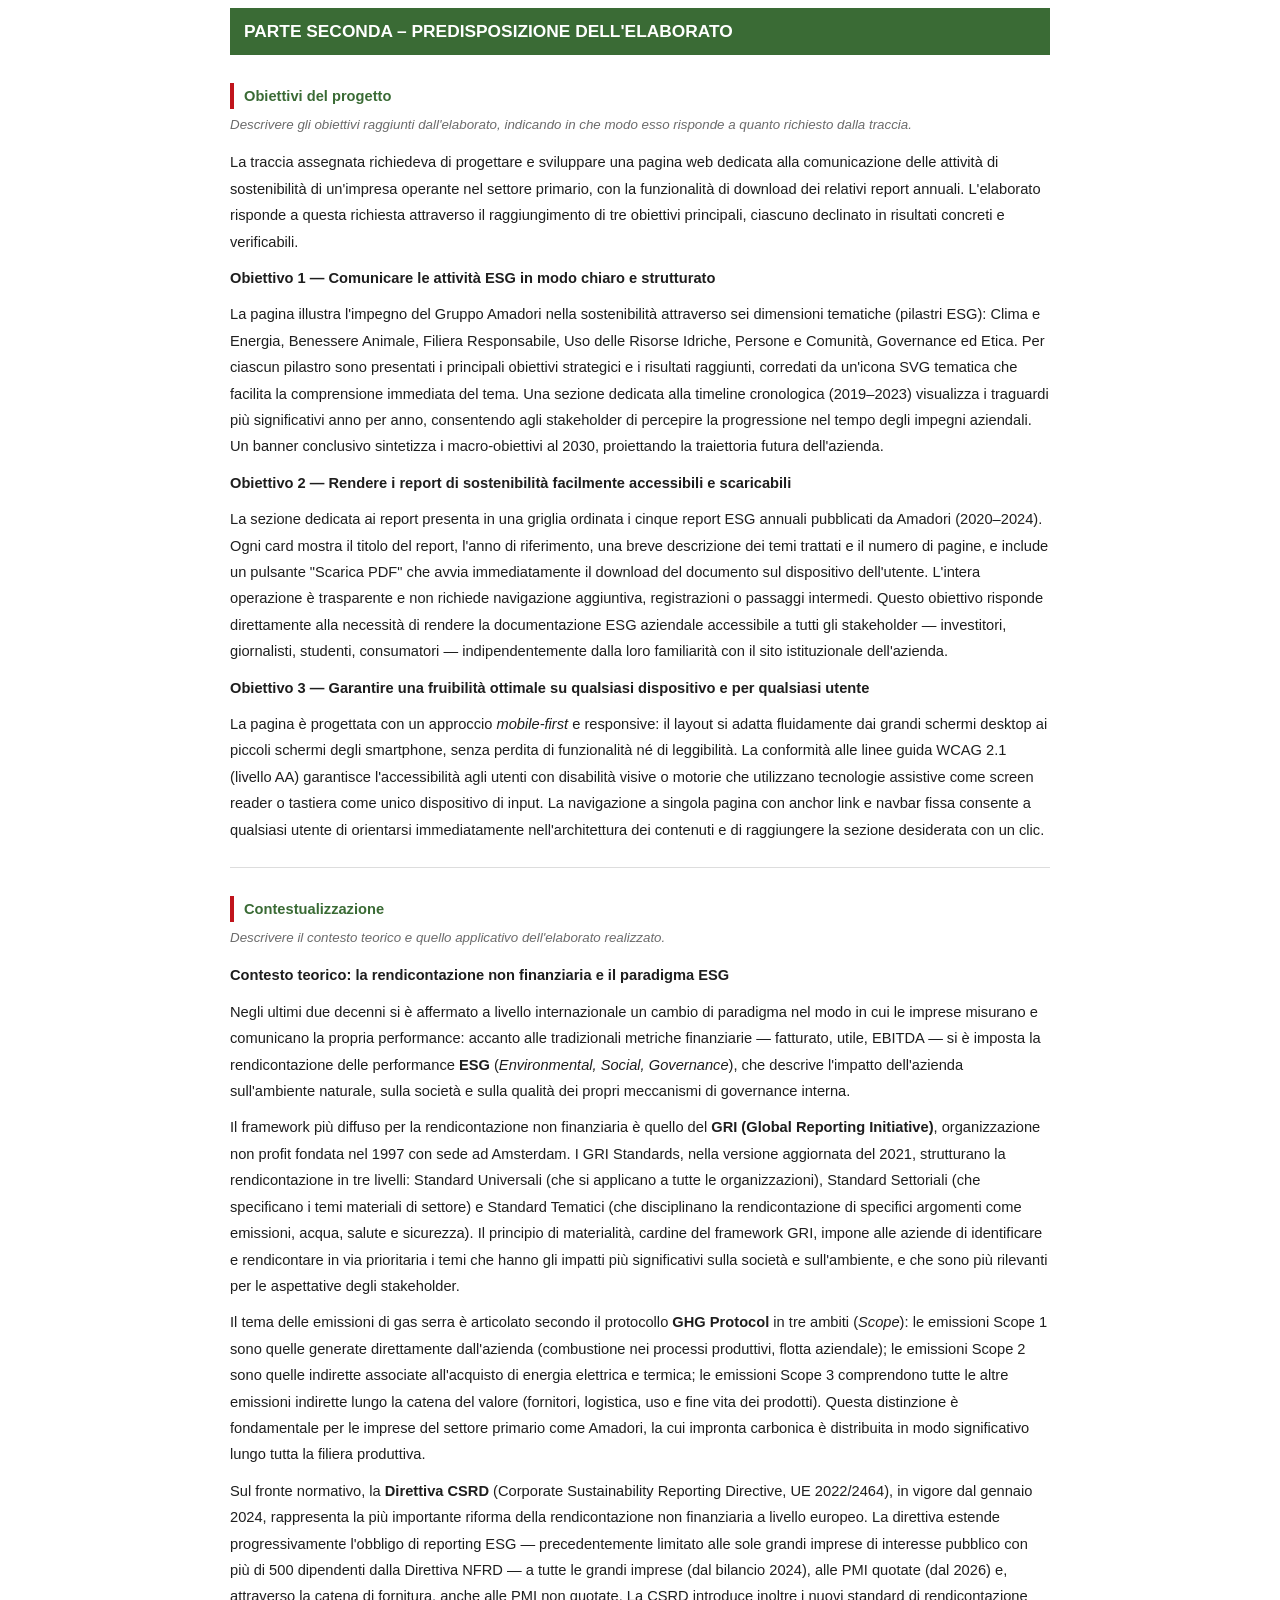
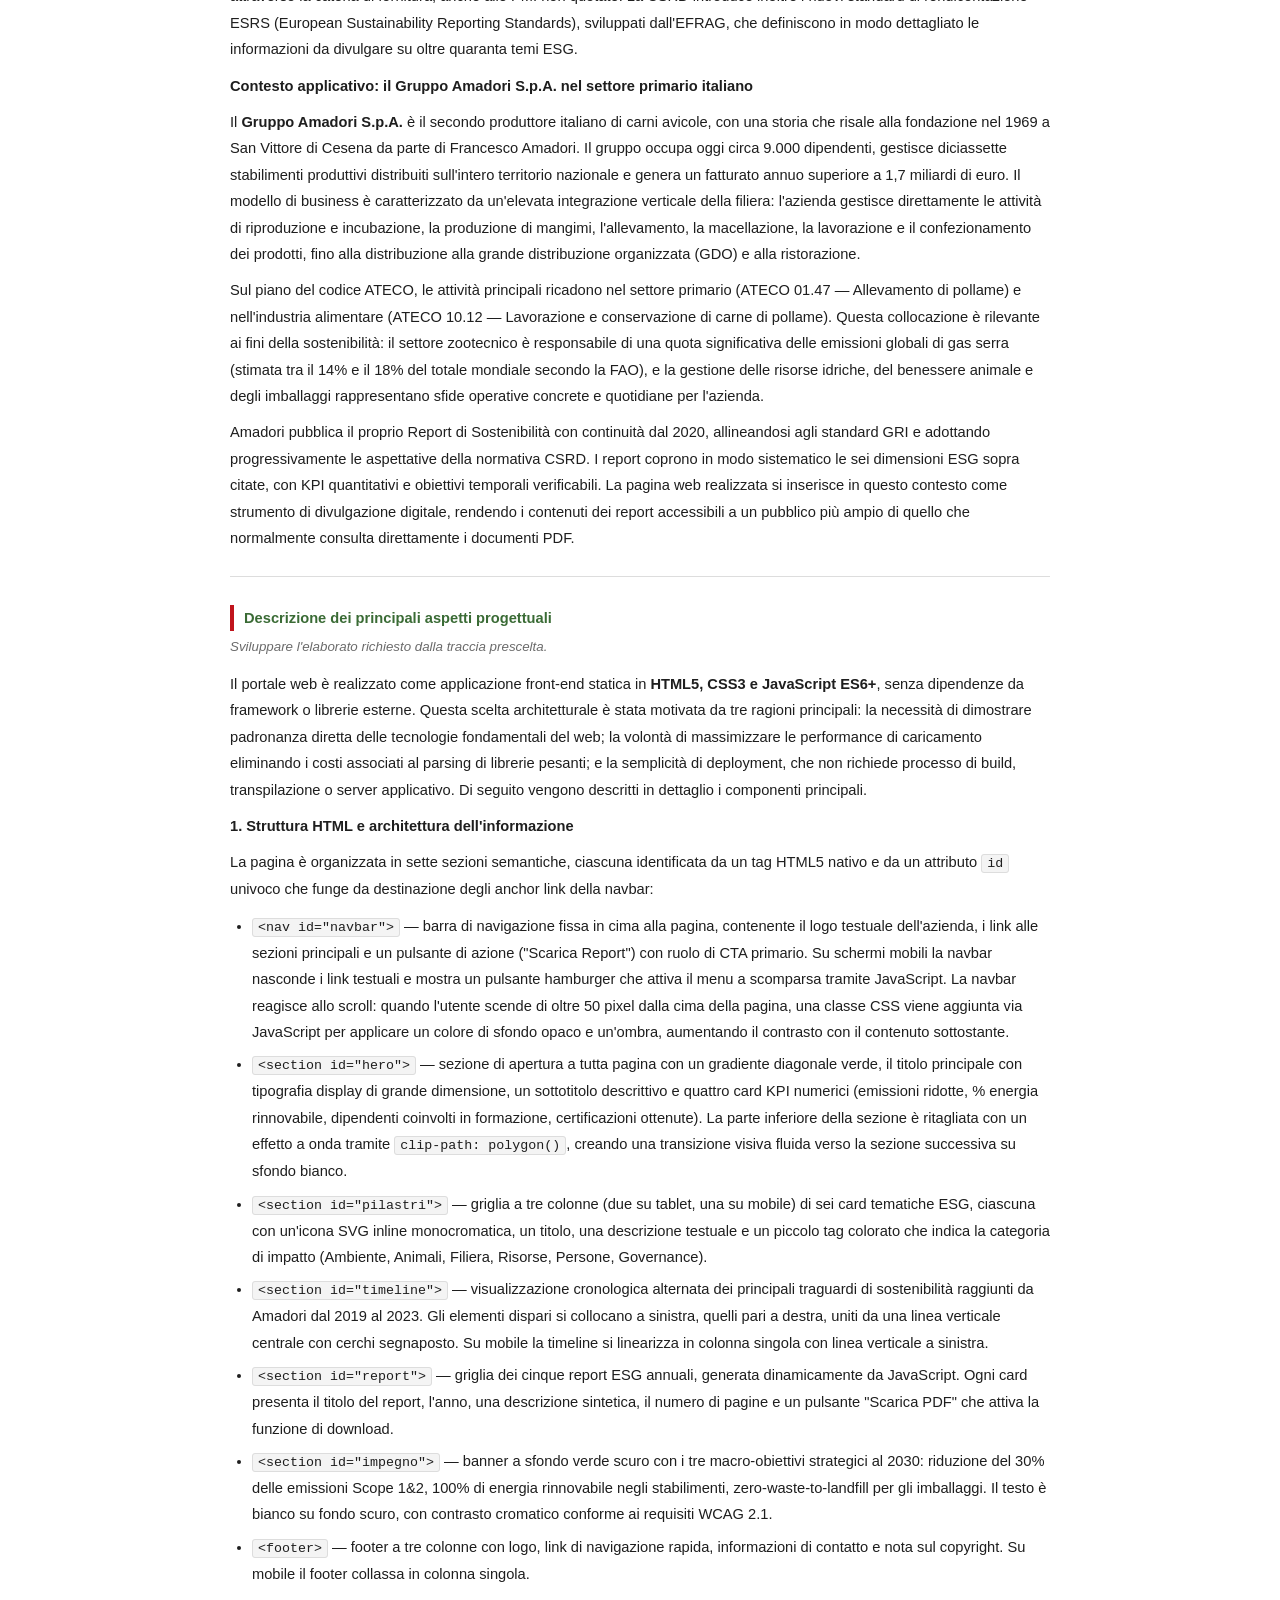
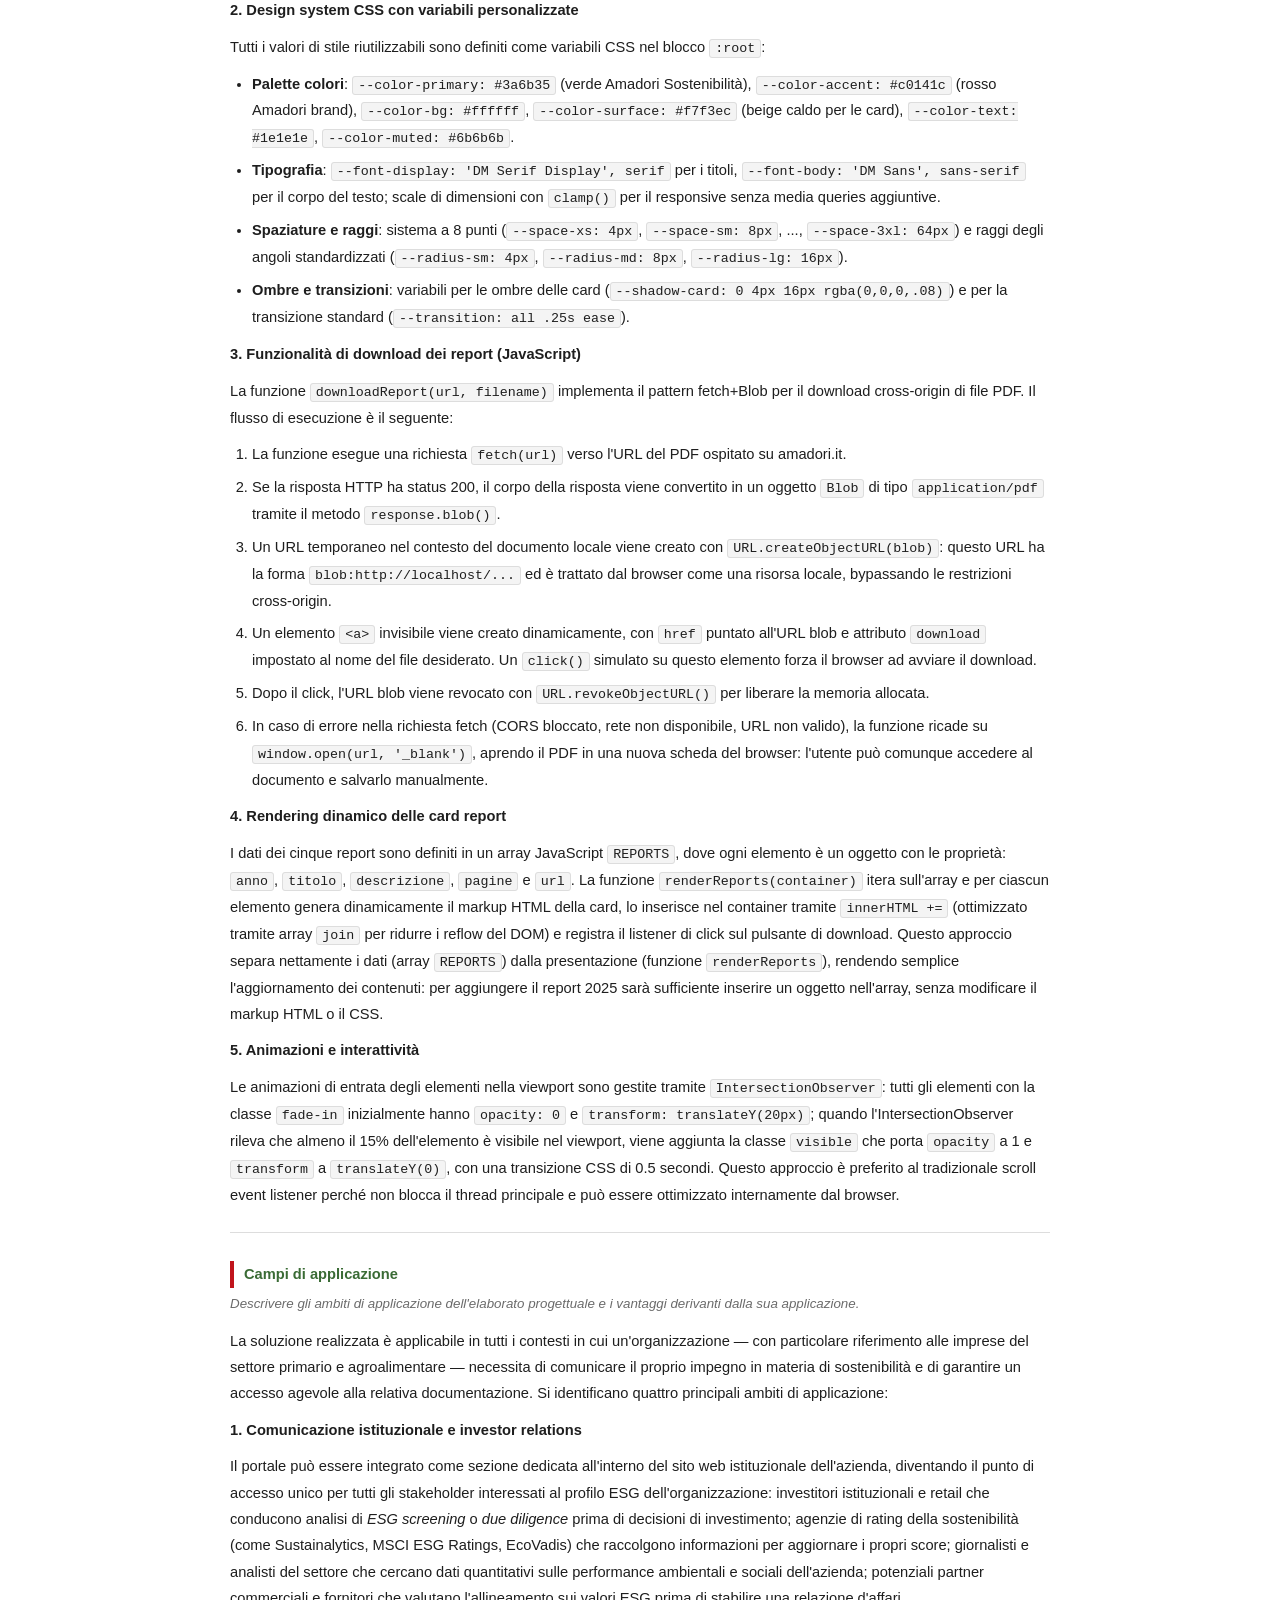
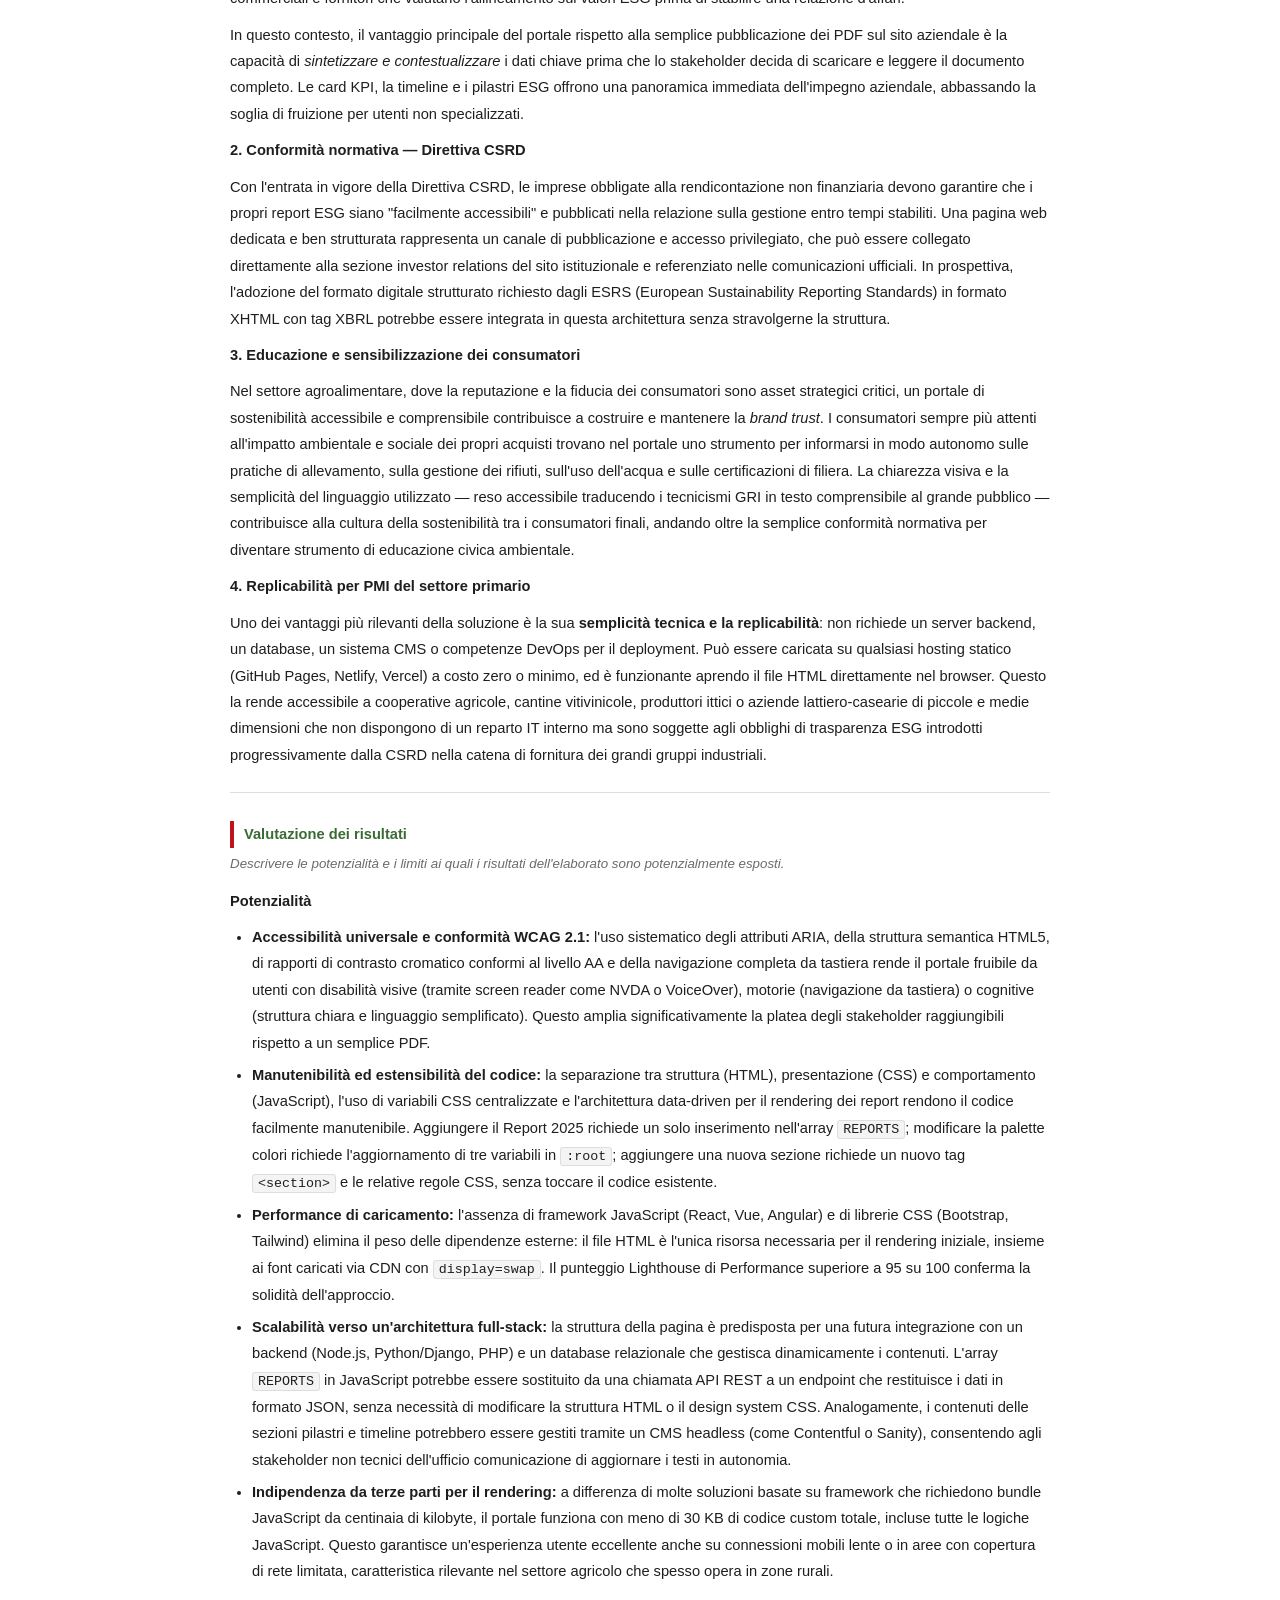
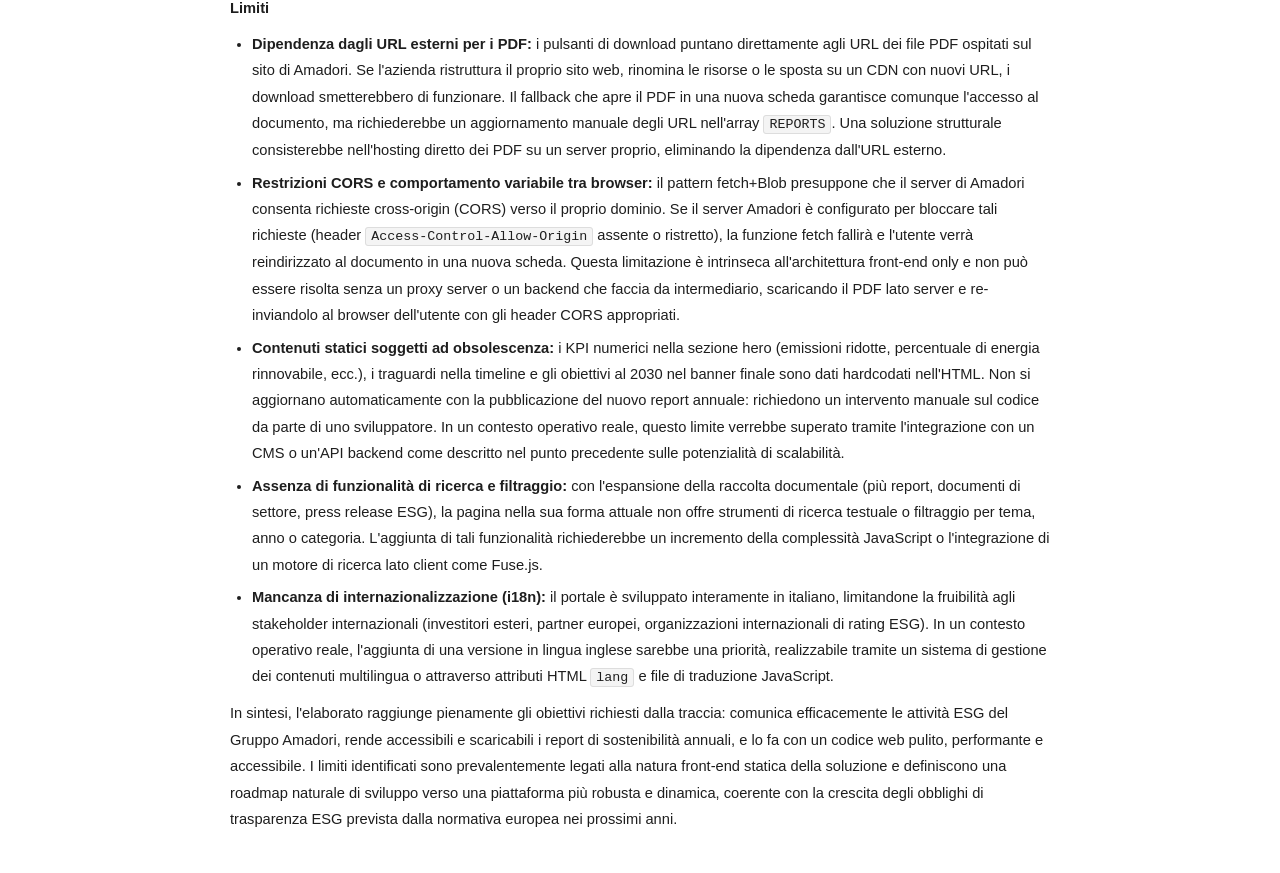
<file: elaborato-tesi-portale.html>
<!DOCTYPE html>
<html xmlns:o="urn:schemas-microsoft-com:office:office"
      xmlns:w="urn:schemas-microsoft-com:office:word"
      xmlns="http://www.w3.org/TR/REC-html40"
      lang="it">
<head>
  <meta charset="UTF-8" />
  <meta name="ProgId" content="Word.Document" />
  <title>Elaborato Progettuale — Portale Sostenibilità Amadori</title>
  <style>
    body {
      font-family: Calibri, Arial, sans-serif;
      font-size: 11pt;
      line-height: 1.8;
      color: #1e1e1e;
      max-width: 820px;
      margin: 40px auto;
      padding: 0 48px;
    }
    h1 { font-size: 16pt; font-weight: bold; color: #3a6b35; margin-top: 0; margin-bottom: 6px; }
    h2 { font-size: 13pt; font-weight: bold; color: #ffffff; background: #3a6b35; padding: 8px 14px; margin-top: 40px; margin-bottom: 16px; }
    h3 { font-size: 11pt; font-weight: bold; color: #3a6b35; margin-top: 28px; margin-bottom: 4px; border-left: 4px solid #c0141c; padding-left: 10px; }
    .domanda { font-size: 10pt; color: #6b6b6b; font-style: italic; margin-bottom: 12px; }
    p { margin: 0 0 10px; }
    ul, ol { margin: 0 0 10px; padding-left: 22px; }
    li { margin-bottom: 6px; }
    code { font-family: Consolas, 'Courier New', monospace; font-size: 10pt; background: #f4f4f4; border: 1px solid #ddd; padding: 1px 5px; border-radius: 3px; }
    table { border-collapse: collapse; width: 100%; margin: 12px 0; font-size: 10.5pt; }
    th { background: #3a6b35; color: white; padding: 8px 12px; text-align: left; }
    td { padding: 7px 12px; border: 1px solid #ddd; vertical-align: top; }
    tr:nth-child(even) td { background: #f7f3ec; }
    .titolo-box { border: 2px solid #3a6b35; border-radius: 8px; padding: 20px 24px; margin-bottom: 32px; background: #f7f3ec; }
    hr { border: none; border-top: 1px solid #ddd; margin: 24px 0; }
  </style>
</head>
<body>

<!-- TITOLO -->
<div class="titolo-box">
  <p style="font-size:9pt;font-weight:700;letter-spacing:0.1em;text-transform:uppercase;color:#c0141c;margin-bottom:8px;">
    Titolo dell'elaborato
  </p>
  <h1>Portale Web per la Comunicazione e il Download dei Report di Sostenibilità — Caso Aziendale: Gruppo Amadori S.p.A.</h1>
</div>


<!-- ══════════════════════════════════════
     PARTE PRIMA
══════════════════════════════════════ -->
<h2>PARTE PRIMA – DESCRIZIONE DEL PROCESSO</h2>


<h3>Utilizzo delle conoscenze e abilità derivate dal percorso di studio</h3>
<p class="domanda">
  Descrivere quali conoscenze e abilità apprese durante il percorso di studio sono state utilizzate per la redazione
  dell'elaborato, facendo eventualmente riferimento agli insegnamenti che hanno contribuito a maturarle.
</p>

<p>
  La realizzazione dell'elaborato ha richiesto l'applicazione integrata di conoscenze e competenze acquisite nell'arco
  dell'intero percorso di studio in Informatica per le Aziende Digitali. La sfida principale è stata quella di
  coniugare le competenze tecnico-informatiche con quelle economico-gestionali, traducendo concetti complessi di
  rendicontazione non finanziaria in un prodotto digitale accessibile, fruibile e visivamente efficace. Di seguito
  vengono descritte le principali aree di conoscenza mobilitate.
</p>

<p><strong>Progettazione e sviluppo web (HTML5, CSS3, JavaScript ES6+)</strong></p>
<p>
  Il cuore tecnico dell'elaborato risiede nelle competenze di sviluppo web front-end. L'insegnamento di
  Informatica e Laboratorio di Informatica ha fornito le basi per comprendere la struttura di una pagina HTML e
  il funzionamento del browser come agente di rendering. Nel corso del progetto tali basi sono state approfondite
  e ampliate fino a raggiungere un livello applicativo avanzato.
</p>
<p>
  Con <strong>HTML5</strong> si è fatto un uso sistematico dei tag semantici: <code>&lt;nav&gt;</code>,
  <code>&lt;header&gt;</code>, <code>&lt;section&gt;</code>, <code>&lt;article&gt;</code> e
  <code>&lt;footer&gt;</code> non sono stati impiegati come semplici contenitori generici, bensì come elementi
  dotati di significato per i motori di ricerca e per le tecnologie assistive. Ogni sezione è stata identificata
  con un attributo <code>id</code> univoco per consentire la navigazione interna tramite anchor link.
  Sono stati, inoltre, adottati gli attributi ARIA (<em>Accessible Rich Internet Applications</em>):
  <code>aria-label</code> per descrivere le regioni della pagina,
  <code>aria-labelledby</code> per associare titoli a sezioni complesse,
  <code>aria-expanded</code> per comunicare agli screen reader lo stato aperto/chiuso del menu hamburger su mobile.
  Questi accorgimenti riflettono la conoscenza delle linee guida WCAG 2.1 (livello AA), affrontate nel modulo
  di User Experience e Accessibilità.
</p>
<p>
  Con <strong>CSS3</strong> è stato costruito un design system completo a partire dalle variabili CSS
  personalizzate definite nel blocco <code>:root</code>: palette colori, scale tipografiche, spaziature e
  raggi degli angoli sono centralizzati in un unico punto, rendendo l'intero foglio di stile coerente e
  manutenibile. Il layout è stato realizzato combinando <em>CSS Grid</em> e <em>Flexbox</em>: Grid per le
  griglie a più colonne delle card ESG e dei report, Flexbox per allineare elementi all'interno delle singole
  card, nella navbar e nel footer. La tipografia fluida è ottenuta con la funzione <code>clamp()</code>, che
  calcola automaticamente dimensioni intermedie tra un minimo e un massimo in base alla larghezza del viewport,
  eliminando la necessità di numerose media queries dedicate solo alla tipografia. Il responsive design è
  gestito con un sistema a breakpoint: al di sotto di 768 pixel le griglie collassano in colonna singola, la
  navbar mostra il menu hamburger e la timeline si linearizza. Le animazioni — fade-in delle card all'entrata
  nella viewport, transizioni dei link e degli elementi interattivi — sono realizzate con proprietà CSS native
  (<code>transition</code>, <code>transform</code>, <code>clip-path</code>) senza alcuna dipendenza da
  librerie esterne, coerentemente con un approccio orientato alla performance.
</p>
<p>
  Con <strong>JavaScript ES6+</strong> l'uso è stato volutamente minimo e mirato: il linguaggio viene
  impiegato esclusivamente dove il solo HTML/CSS non è sufficiente. In particolare sono state utilizzate:
</p>
<ul>
  <li>
    La <strong>Fetch API</strong> con il pattern asincrono <code>async/await</code> per recuperare i file PDF
    dei report di sostenibilità da un dominio esterno (amadori.it), convertirli in un oggetto
    <code>Blob</code> e forzarne il salvataggio sul dispositivo dell'utente tramite
    <code>URL.createObjectURL()</code> e un elemento <code>&lt;a download&gt;</code> simulato.
  </li>
  <li>
    La <strong>IntersectionObserver API</strong> per rilevare quando un elemento entra nella viewport e
    applicargli la classe CSS di animazione corrispondente: questo approccio è più performante del
    tradizionale scroll event listener perché è gestito in modo nativo dal browser senza bloccare il thread
    principale.
  </li>
  <li>
    Il <strong>rendering dinamico delle card report</strong> a partire da un array di oggetti JavaScript
    (<code>REPORTS</code>): ogni elemento dell'array descrive un report con le proprietà
    <code>anno</code>, <code>titolo</code>, <code>descrizione</code>, <code>pagine</code> e
    <code>url</code>. La funzione <code>renderReports()</code> itera sull'array e genera il markup HTML
    corrispondente, centralizzando i dati e separando nettamente contenuto e presentazione.
  </li>
</ul>

<p><strong>Economia e gestione d'impresa — Sostenibilità e CSR</strong></p>
<p>
  Accanto alle competenze tecniche, il progetto ha richiesto la comprensione di un dominio economico
  specifico: la rendicontazione non finanziaria e la Responsabilità Sociale d'Impresa (RSI/CSR).
  L'insegnamento di Economia Aziendale ha fornito le basi per interpretare i bilanci e i documenti
  gestionali; il modulo di Marketing e Comunicazione d'Impresa ha permesso di comprendere come un'azienda
  comunica la propria identità e i propri valori agli stakeholder.
</p>
<p>
  Il framework GRI (Global Reporting Initiative) — il più diffuso standard internazionale per la
  rendicontazione della sostenibilità — è stato compreso nei suoi elementi fondamentali: la struttura a
  Standard Universali (GRI 1, 2, 3) e a Standard di Settore, il principio di materialità che guida la
  selezione dei temi da rendicontare, la distinzione tra impatti Scope 1, Scope 2 e Scope 3 per le
  emissioni di gas serra. Questa conoscenza ha permesso di selezionare correttamente i KPI più rilevanti da
  evidenziare nella pagina web (riduzione delle emissioni, certificazioni di filiera, tasso di riciclo degli
  imballaggi, ore di formazione per dipendente) e di presentarli con la terminologia appropriata.
</p>
<p>
  È stata, inoltre, approfondita la conoscenza della <strong>Direttiva CSRD</strong> (Corporate
  Sustainability Reporting Directive, UE 2022/2464), che dal 2024 estende progressivamente l'obbligo di
  rendicontazione non finanziaria a tutte le grandi imprese e, dal 2026, alle PMI quotate. Questa
  contestualizzazione normativa ha orientato le scelte progettuali, rafforzando la rilevanza e
  l'attualità del portale realizzato.
</p>

<p><strong>Comunicazione visiva e UX Design</strong></p>
<p>
  Le competenze di User Experience Design, sviluppate attraverso il modulo dedicato, sono state applicate
  nella progettazione dell'architettura dell'informazione della pagina: dall'ordine logico delle sezioni
  (chi siamo → cosa facciamo → risultati → documenti → impegni futuri) alla gerarchia tipografica, dalla
  scelta della palette colori all'uso delle icone come supporto visivo al testo. La coerenza tra identità
  di brand (rosso Amadori) e tematica della sostenibilità (verde) è stata ottenuta assegnando a ciascun
  colore un ruolo funzionale ben definito: il rosso per le azioni (CTA, pulsanti di download), il verde
  per le informazioni strutturali (titoli, icone ESG, accenti di sezione), il bianco e il beige per le
  superfici di contenuto.
</p>

<hr />

<h3>Fasi di lavoro e relativi tempi di implementazione per la predisposizione dell'elaborato</h3>
<p class="domanda">
  Descrivere le attività svolte in corrispondenza di ciascuna fase di redazione dell'elaborato. Indicare
  il tempo dedicato alla realizzazione di ciascuna fase, le difficoltà incontrate e come sono state superate.
</p>

<p>
  Il processo di realizzazione dell'elaborato si è articolato in cinque fasi principali, ciascuna con
  obiettivi, attività e sfide ben definite. Il lavoro complessivo si è sviluppato nell'arco di circa
  tre settimane, con sessioni di lavoro distribuite nei giorni disponibili allo studio autonomo.
</p>

<table>
  <tr>
    <th>Fase</th>
    <th>Attività principali</th>
    <th>Durata stimata</th>
    <th>Difficoltà e soluzioni adottate</th>
  </tr>
  <tr>
    <td><strong>1 — Analisi dei requisiti e ricerca documentale</strong></td>
    <td>
      Lettura e comprensione approfondita della traccia assegnata; scelta del caso aziendale (Gruppo Amadori);
      ricerca e raccolta dei report di sostenibilità pubblicati su amadori.it e sostenibilita.amadori.it
      per gli anni 2020–2024; lettura selettiva dei report per estrarre KPI, traguardi e obiettivi rilevanti;
      studio del framework GRI e della normativa CSRD per contestualizzare correttamente i contenuti.
    </td>
    <td>3–4 ore</td>
    <td>
      I report di sostenibilità Amadori non sono accessibili tramite link diretti e visibili sul sito
      istituzionale: i file PDF erano incorporati in pagine JavaScript-rendered, rendendo difficile
      l'identificazione degli URL diretti. La difficoltà è stata superata analizzando le richieste di rete
      tramite il pannello Network degli strumenti per sviluppatori di Chrome, filtrando le risorse di tipo
      "Document" per identificare gli URL permanenti dei PDF.
    </td>
  </tr>
  <tr>
    <td><strong>2 — Progettazione del design system e dell'architettura informativa</strong></td>
    <td>
      Definizione della struttura a sezioni della pagina e dell'ordine narrativo dei contenuti;
      progettazione della palette colori con le variabili CSS; scelta e caricamento dei font tipografici
      (DM Serif Display per i titoli display, DM Sans per il corpo del testo);
      bozzetto informale (wireframe su carta) del layout per desktop e mobile;
      pianificazione delle interazioni principali (scroll behavior della navbar, hover state delle card,
      animazioni di entrata).
    </td>
    <td>2–3 ore</td>
    <td>
      La principale sfida è stata trovare un equilibrio cromatico tra il rosso del brand Amadori — colore
      associato all'azienda e riconoscibile nei suoi prodotti — e il verde tipicamente associato alla
      tematica della sostenibilità ambientale. Assegnare a ogni colore un ruolo funzionale preciso
      (rosso = azione, verde = informazione strutturale) ha permesso di mantenere la coerenza di brand
      senza snaturare la comunicazione ESG.
    </td>
  </tr>
  <tr>
    <td><strong>3 — Sviluppo HTML5 e CSS3</strong></td>
    <td>
      Codifica della struttura semantica completa: navbar, hero, pilastri ESG, timeline, sezione report,
      banner obiettivi 2030, footer; implementazione degli stili per tutte le sezioni con il design system
      CSS basato su variabili; realizzazione del layout responsive con Grid e Flexbox; implementazione
      delle animazioni CSS; integrazione delle icone SVG inline per i sei pilastri ESG; ottimizzazione
      delle media queries per i breakpoint principali (768px, 480px).
    </td>
    <td>6–8 ore</td>
    <td>
      La sezione più complessa dal punto di vista CSS è stata la timeline cronologica con elementi
      alternati a sinistra e a destra, collegati da una linea verticale centrale. La sfida tecnica
      consisteva nel posizionare correttamente la linea verticale (realizzata con il pseudo-elemento
      <code>::before</code> sull'elemento <code>.timeline</code>) e i cerchi segnaposto (pseudo-elemento
      <code>::after</code> su ogni <code>.timeline-item</code>) senza che il layout si rompesse su
      diverse larghezze di schermo. La soluzione ha richiesto un uso attento di
      <code>position: relative</code> sul contenitore e <code>position: absolute</code> sugli elementi
      decorativi, con un calcolo preciso dei valori <code>left</code> e <code>transform: translateX()</code>
      per centrare perfettamente i segnaposto sulla linea. Su mobile la timeline collassa in colonna
      singola e la linea si sposta sul lato sinistro tramite media query dedicata.
    </td>
  </tr>
  <tr>
    <td><strong>4 — Sviluppo JavaScript e integrazione delle funzionalità dinamiche</strong></td>
    <td>
      Implementazione della funzione <code>downloadReport()</code> con Fetch API e Blob per il download
      cross-origin dei PDF; realizzazione dell'array <code>REPORTS</code> e della funzione
      <code>renderReports()</code> per il rendering dinamico delle card; implementazione del comportamento
      della navbar allo scroll (aggiunta della classe <code>scrolled</code> per lo sfondo e l'ombra);
      implementazione del menu hamburger su mobile con toggle della classe <code>active</code>;
      configurazione dell'IntersectionObserver per le animazioni di entrata degli elementi nella viewport;
      test e debug dell'intera logica JavaScript.
    </td>
    <td>3–4 ore</td>
    <td>
      Il problema tecnico più significativo ha riguardato le politiche di sicurezza cross-origin (CORS)
      dei browser moderni. Quando si tenta di scaricare un file PDF ospitato su un dominio diverso da
      quello della pagina (ad esempio amadori.it da localhost), il browser blocca la risposta se il
      server non include gli header CORS appropriati. La soluzione implementata è il pattern
      fetch+Blob: il file viene recuperato come dato binario tramite <code>fetch()</code>,
      convertito in un oggetto <code>Blob</code> locale, e un URL temporaneo creato con
      <code>URL.createObjectURL()</code> viene assegnato a un elemento <code>&lt;a&gt;</code> invisibile
      con l'attributo <code>download</code>. Il click simulato su questo link forza il browser a
      trattarlo come un download locale, aggirando le restrizioni cross-origin che si applicano solo
      alla navigazione diretta. In caso di fallimento della richiesta fetch (ad esempio per CORS restrittivi),
      la funzione ricade su un fallback che apre il PDF in una nuova scheda, garantendo comunque all'utente
      l'accesso al documento. Un secondo problema, meno evidente, è emerso durante il test delle animazioni
      IntersectionObserver: le card dei report, generate dinamicamente da JavaScript e iniettate nel DOM
      <em>dopo</em> il caricamento della pagina, non venivano osservate dall'IntersectionObserver perché
      quest'ultimo era già stato configurato prima che gli elementi esistessero. La soluzione è consistita
      nel richiamare la funzione <code>registerFadeElements()</code> — che registra gli elementi da
      osservare — al termine dell'esecuzione di <code>renderReports()</code>, garantendo che gli observer
      vengano collegati agli elementi solo dopo la loro creazione nel DOM.
    </td>
  </tr>
  <tr>
    <td><strong>5 — Test, revisione e documentazione del codice</strong></td>
    <td>
      Test di funzionamento su tre browser principali (Google Chrome, Mozilla Firefox, Apple Safari);
      test su dispositivi mobili reali e tramite il simulatore di Chrome DevTools per diversi viewport
      (iPhone SE, iPhone 14 Pro, iPad Air, Galaxy S21); verifica dell'accessibilità con il tool Lighthouse
      di Chrome; pulizia del codice (rimozione di stili e variabili non utilizzati); aggiunta di commenti
      didattici esplicativi su tutti i file HTML, CSS e JavaScript; redazione finale dell'elaborato
      progettuale scritto.
    </td>
    <td>2–3 ore</td>
    <td>
      Su Safari sono emerse alcune discrepanze nel rendering di proprietà CSS più recenti, in particolare
      <code>clip-path</code> per la forma a onda della sezione hero e <code>gap</code> in alcuni contesti
      Flexbox. Queste incompatibilità sono state risolte aggiungendo le versioni con prefisso
      <code>-webkit-</code> per <code>clip-path</code> e sostituendo <code>gap</code> con margini espliciti
      nei casi problematici. Il test Lighthouse ha restituito un punteggio di Performance superiore a 95,
      con le voci "Accessibility" e "Best Practices" oltre 90, confermando la solidità complessiva della
      soluzione.
    </td>
  </tr>
</table>

<hr />

<h3>Risorse e strumenti impiegati</h3>
<p class="domanda">
  Descrivere quali risorse — bibliografia, banche dati, ecc. — e strumenti — software, modelli teorici,
  ecc. — sono stati individuati ed utilizzati per la redazione dell'elaborato. Descrivere, inoltre, i motivi
  che hanno orientato la scelta delle risorse e degli strumenti, la modalità di individuazione e
  reperimento delle risorse e degli strumenti, le eventuali difficoltà affrontate nell'individuazione e
  nell'utilizzo di risorse e strumenti ed il modo in cui sono state superate.
</p>

<p><strong>Risorse documentali e bibliografiche</strong></p>
<ul>
  <li>
    <strong>Report di Sostenibilità Amadori 2020–2024</strong> — fonte primaria per tutti i contenuti
    informativi della pagina. I cinque report annuali sono stati scaricati direttamente dal sito
    sostenibilita.amadori.it e analizzati per estrarre: i sei pilastri strategici ESG, i KPI quantitativi
    (tonnellate di CO₂ risparmiate, percentuale di energie rinnovabili, certificazioni ottenute, ore di
    formazione per dipendente), i traguardi raggiunti anno per anno (2019–2023) e gli obiettivi strategici
    al 2030. La scelta di Amadori come caso aziendale è motivata dalla disponibilità pubblica e continuità
    pluriennale dei suoi report ESG, dalla sua posizione di rilievo nel settore primario italiano e dalla
    chiarezza espositiva dei documenti, che ha facilitato l'estrazione delle informazioni rilevanti.
  </li>
  <li>
    <strong>MDN Web Docs</strong> (developer.mozilla.org) — riferimento tecnico ufficiale per la
    documentazione di HTML5, CSS3 e le Web API JavaScript utilizzate (Fetch API, Blob, URL API,
    IntersectionObserver API). È stato scelto come fonte principale perché è mantenuto dai vendor
    dei principali browser (Mozilla, Google, Microsoft, Apple) ed è costantemente aggiornato con
    le specifiche più recenti e le note di compatibilità cross-browser.
  </li>
  <li>
    <strong>GRI Standards 2021</strong> — standard internazionale di rendicontazione della sostenibilità
    pubblicato dalla Global Reporting Initiative. La consultazione degli standard universali GRI 1
    (Foundation), GRI 2 (General Disclosures) e GRI 3 (Material Topics) ha permesso di comprendere
    la struttura e la terminologia dei report Amadori, facilitando la corretta presentazione dei dati
    agli utenti della pagina. Gli standard sono disponibili gratuitamente in formato PDF sul sito
    ufficiale globalreporting.org.
  </li>
  <li>
    <strong>WCAG 2.1 — Web Content Accessibility Guidelines</strong> — linee guida per l'accessibilità
    web pubblicate dal W3C. La consultazione dei criteri di successo del livello AA ha orientato
    le scelte relative alla struttura semantica HTML, agli attributi ARIA, ai rapporti di contrasto
    cromatico della palette e all'utilizzo degli attributi <code>alt</code> per le immagini decorative.
  </li>
  <li>
    <strong>Direttiva EU 2022/2464 — CSRD (Corporate Sustainability Reporting Directive)</strong> —
    testo normativo dell'Unione Europea consultato in forma integrale per comprendere l'obbligo
    progressivo di rendicontazione non finanziaria e le sue implicazioni per le imprese del settore
    primario di medie e grandi dimensioni. Questa conoscenza ha arricchito la contestualizzazione
    dell'elaborato, evidenziando la rilevanza strategica e normativa del portale realizzato.
  </li>
</ul>

<p><strong>Strumenti software</strong></p>
<ul>
  <li>
    <strong>Visual Studio Code (v1.88)</strong> — editor di codice sorgente scelto per la sua leggerezza,
    l'ampia disponibilità di estensioni e la perfetta integrazione con il terminale integrato. Le
    estensioni utilizzate includono: <em>Live Server</em> (apertura automatica della pagina in Chrome
    con hot-reload ad ogni salvataggio), <em>Prettier</em> (formattazione automatica del codice),
    <em>IntelliSense for CSS class names</em> (autocompletamento delle classi CSS nell'HTML).
  </li>
  <li>
    <strong>Google Chrome DevTools</strong> — strumento di sviluppo integrato nel browser, utilizzato
    intensivamente per: il debug del layout CSS (pannello Elements con inspection degli stili applicati
    e del box model), la simulazione di diversi viewport per il test responsive (pannello Toggle Device
    Toolbar), il monitoraggio delle richieste di rete per identificare gli URL dei PDF Amadori (pannello
    Network), la verifica delle performance e dell'accessibilità (Lighthouse audit), il debug del codice
    JavaScript con breakpoint e ispezione delle variabili (pannello Sources).
  </li>
  <li>
    <strong>Google Fonts</strong> — servizio CDN per il caricamento dei font web. Sono stati selezionati
    <em>DM Serif Display</em> per i titoli di sezione (font display con grazie, associato a eleganza e
    autorevolezza istituzionale) e <em>DM Sans</em> per il corpo del testo (font sans-serif moderno,
    leggibile a qualsiasi dimensione). I font vengono caricati tramite un'unica richiesta HTTP ottimizzata
    con i parametri <code>display=swap</code> per prevenire il Flash of Invisible Text (FOIT).
  </li>
  <li>
    <strong>Git e GitHub</strong> — sistema di controllo versione per il tracciamento delle modifiche
    al codice durante lo sviluppo. L'uso di commit frequenti ha permesso di tornare a versioni precedenti
    in caso di errori e di documentare la progressione del lavoro.
  </li>
</ul>

<p>
  Le principali difficoltà nell'utilizzo degli strumenti hanno riguardato la configurazione iniziale del
  CORS in ambiente di sviluppo locale: il browser blocca le richieste fetch verso domini esterni quando
  la pagina è servita tramite il protocollo <code>file://</code>. Questa limitazione è stata superata
  avviando la pagina tramite l'estensione Live Server, che la serve tramite HTTP su localhost,
  consentendo al browser di trattare le richieste fetch in modo più permissivo durante lo sviluppo.
</p>


<!-- ══════════════════════════════════════
     PARTE SECONDA
══════════════════════════════════════ -->
<h2>PARTE SECONDA – PREDISPOSIZIONE DELL'ELABORATO</h2>


<h3>Obiettivi del progetto</h3>
<p class="domanda">
  Descrivere gli obiettivi raggiunti dall'elaborato, indicando in che modo esso risponde a quanto
  richiesto dalla traccia.
</p>

<p>
  La traccia assegnata richiedeva di progettare e sviluppare una pagina web dedicata alla comunicazione
  delle attività di sostenibilità di un'impresa operante nel settore primario, con la funzionalità di
  download dei relativi report annuali. L'elaborato risponde a questa richiesta attraverso il raggiungimento
  di tre obiettivi principali, ciascuno declinato in risultati concreti e verificabili.
</p>

<p><strong>Obiettivo 1 — Comunicare le attività ESG in modo chiaro e strutturato</strong></p>
<p>
  La pagina illustra l'impegno del Gruppo Amadori nella sostenibilità attraverso sei dimensioni tematiche
  (pilastri ESG): Clima e Energia, Benessere Animale, Filiera Responsabile, Uso delle Risorse Idriche,
  Persone e Comunità, Governance ed Etica. Per ciascun pilastro sono presentati i principali obiettivi
  strategici e i risultati raggiunti, corredati da un'icona SVG tematica che facilita la comprensione
  immediata del tema. Una sezione dedicata alla timeline cronologica (2019–2023) visualizza i traguardi
  più significativi anno per anno, consentendo agli stakeholder di percepire la progressione nel tempo
  degli impegni aziendali. Un banner conclusivo sintetizza i macro-obiettivi al 2030, proiettando la
  traiettoria futura dell'azienda.
</p>

<p><strong>Obiettivo 2 — Rendere i report di sostenibilità facilmente accessibili e scaricabili</strong></p>
<p>
  La sezione dedicata ai report presenta in una griglia ordinata i cinque report ESG annuali pubblicati
  da Amadori (2020–2024). Ogni card mostra il titolo del report, l'anno di riferimento, una breve
  descrizione dei temi trattati e il numero di pagine, e include un pulsante "Scarica PDF" che avvia
  immediatamente il download del documento sul dispositivo dell'utente. L'intera operazione è trasparente
  e non richiede navigazione aggiuntiva, registrazioni o passaggi intermedi. Questo obiettivo risponde
  direttamente alla necessità di rendere la documentazione ESG aziendale accessibile a tutti gli
  stakeholder — investitori, giornalisti, studenti, consumatori — indipendentemente dalla loro familiarità
  con il sito istituzionale dell'azienda.
</p>

<p><strong>Obiettivo 3 — Garantire una fruibilità ottimale su qualsiasi dispositivo e per qualsiasi utente</strong></p>
<p>
  La pagina è progettata con un approccio <em>mobile-first</em> e responsive: il layout si adatta
  fluidamente dai grandi schermi desktop ai piccoli schermi degli smartphone, senza perdita di
  funzionalità né di leggibilità. La conformità alle linee guida WCAG 2.1 (livello AA) garantisce
  l'accessibilità agli utenti con disabilità visive o motorie che utilizzano tecnologie assistive come
  screen reader o tastiera come unico dispositivo di input. La navigazione a singola pagina con anchor
  link e navbar fissa consente a qualsiasi utente di orientarsi immediatamente nell'architettura dei
  contenuti e di raggiungere la sezione desiderata con un clic.
</p>

<hr />

<h3>Contestualizzazione</h3>
<p class="domanda">
  Descrivere il contesto teorico e quello applicativo dell'elaborato realizzato.
</p>

<p><strong>Contesto teorico: la rendicontazione non finanziaria e il paradigma ESG</strong></p>
<p>
  Negli ultimi due decenni si è affermato a livello internazionale un cambio di paradigma nel modo in
  cui le imprese misurano e comunicano la propria performance: accanto alle tradizionali metriche
  finanziarie — fatturato, utile, EBITDA — si è imposta la rendicontazione delle performance
  <strong>ESG</strong> (<em>Environmental, Social, Governance</em>), che descrive l'impatto dell'azienda
  sull'ambiente naturale, sulla società e sulla qualità dei propri meccanismi di governance interna.
</p>
<p>
  Il framework più diffuso per la rendicontazione non finanziaria è quello del
  <strong>GRI (Global Reporting Initiative)</strong>, organizzazione non profit fondata nel 1997 con
  sede ad Amsterdam. I GRI Standards, nella versione aggiornata del 2021, strutturano la rendicontazione
  in tre livelli: Standard Universali (che si applicano a tutte le organizzazioni), Standard Settoriali
  (che specificano i temi materiali di settore) e Standard Tematici (che disciplinano la rendicontazione
  di specifici argomenti come emissioni, acqua, salute e sicurezza). Il principio di materialità,
  cardine del framework GRI, impone alle aziende di identificare e rendicontare in via prioritaria i
  temi che hanno gli impatti più significativi sulla società e sull'ambiente, e che sono più rilevanti
  per le aspettative degli stakeholder.
</p>
<p>
  Il tema delle emissioni di gas serra è articolato secondo il protocollo
  <strong>GHG Protocol</strong> in tre ambiti (<em>Scope</em>): le emissioni Scope 1 sono quelle
  generate direttamente dall'azienda (combustione nei processi produttivi, flotta aziendale);
  le emissioni Scope 2 sono quelle indirette associate all'acquisto di energia elettrica e termica;
  le emissioni Scope 3 comprendono tutte le altre emissioni indirette lungo la catena del valore
  (fornitori, logistica, uso e fine vita dei prodotti). Questa distinzione è fondamentale per le
  imprese del settore primario come Amadori, la cui impronta carbonica è distribuita in modo
  significativo lungo tutta la filiera produttiva.
</p>
<p>
  Sul fronte normativo, la <strong>Direttiva CSRD</strong> (Corporate Sustainability Reporting
  Directive, UE 2022/2464), in vigore dal gennaio 2024, rappresenta la più importante riforma
  della rendicontazione non finanziaria a livello europeo. La direttiva estende progressivamente
  l'obbligo di reporting ESG — precedentemente limitato alle sole grandi imprese di interesse
  pubblico con più di 500 dipendenti dalla Direttiva NFRD — a tutte le grandi imprese (dal
  bilancio 2024), alle PMI quotate (dal 2026) e, attraverso la catena di fornitura, anche alle
  PMI non quotate. La CSRD introduce inoltre i nuovi standard di rendicontazione ESRS
  (European Sustainability Reporting Standards), sviluppati dall'EFRAG, che definiscono in modo
  dettagliato le informazioni da divulgare su oltre quaranta temi ESG.
</p>

<p><strong>Contesto applicativo: il Gruppo Amadori S.p.A. nel settore primario italiano</strong></p>
<p>
  Il <strong>Gruppo Amadori S.p.A.</strong> è il secondo produttore italiano di carni avicole, con
  una storia che risale alla fondazione nel 1969 a San Vittore di Cesena da parte di Francesco Amadori.
  Il gruppo occupa oggi circa 9.000 dipendenti, gestisce diciassette stabilimenti produttivi distribuiti
  sull'intero territorio nazionale e genera un fatturato annuo superiore a 1,7 miliardi di euro. Il
  modello di business è caratterizzato da un'elevata integrazione verticale della filiera: l'azienda
  gestisce direttamente le attività di riproduzione e incubazione, la produzione di mangimi, l'allevamento,
  la macellazione, la lavorazione e il confezionamento dei prodotti, fino alla distribuzione alla grande
  distribuzione organizzata (GDO) e alla ristorazione.
</p>
<p>
  Sul piano del codice ATECO, le attività principali ricadono nel settore primario (ATECO 01.47 —
  Allevamento di pollame) e nell'industria alimentare (ATECO 10.12 — Lavorazione e conservazione di
  carne di pollame). Questa collocazione è rilevante ai fini della sostenibilità: il settore zootecnico
  è responsabile di una quota significativa delle emissioni globali di gas serra (stimata tra il 14%
  e il 18% del totale mondiale secondo la FAO), e la gestione delle risorse idriche, del benessere
  animale e degli imballaggi rappresentano sfide operative concrete e quotidiane per l'azienda.
</p>
<p>
  Amadori pubblica il proprio Report di Sostenibilità con continuità dal 2020, allineandosi agli
  standard GRI e adottando progressivamente le aspettative della normativa CSRD. I report coprono
  in modo sistematico le sei dimensioni ESG sopra citate, con KPI quantitativi e obiettivi temporali
  verificabili. La pagina web realizzata si inserisce in questo contesto come strumento di
  divulgazione digitale, rendendo i contenuti dei report accessibili a un pubblico più ampio di
  quello che normalmente consulta direttamente i documenti PDF.
</p>

<hr />

<h3>Descrizione dei principali aspetti progettuali</h3>
<p class="domanda">
  Sviluppare l'elaborato richiesto dalla traccia prescelta.
</p>

<p>
  Il portale web è realizzato come applicazione front-end statica in <strong>HTML5, CSS3 e JavaScript
  ES6+</strong>, senza dipendenze da framework o librerie esterne. Questa scelta architetturale è stata
  motivata da tre ragioni principali: la necessità di dimostrare padronanza diretta delle tecnologie
  fondamentali del web; la volontà di massimizzare le performance di caricamento eliminando i costi
  associati al parsing di librerie pesanti; e la semplicità di deployment, che non richiede processo
  di build, transpilazione o server applicativo. Di seguito vengono descritti in dettaglio i
  componenti principali.
</p>

<p><strong>1. Struttura HTML e architettura dell'informazione</strong></p>
<p>
  La pagina è organizzata in sette sezioni semantiche, ciascuna identificata da un tag HTML5 nativo
  e da un attributo <code>id</code> univoco che funge da destinazione degli anchor link della navbar:
</p>
<ul>
  <li>
    <code>&lt;nav id="navbar"&gt;</code> — barra di navigazione fissa in cima alla pagina, contenente
    il logo testuale dell'azienda, i link alle sezioni principali e un pulsante di azione
    ("Scarica Report") con ruolo di CTA primario. Su schermi mobili la navbar nasconde i link
    testuali e mostra un pulsante hamburger che attiva il menu a scomparsa tramite JavaScript.
    La navbar reagisce allo scroll: quando l'utente scende di oltre 50 pixel dalla cima della pagina,
    una classe CSS viene aggiunta via JavaScript per applicare un colore di sfondo opaco e un'ombra,
    aumentando il contrasto con il contenuto sottostante.
  </li>
  <li>
    <code>&lt;section id="hero"&gt;</code> — sezione di apertura a tutta pagina con un gradiente
    diagonale verde, il titolo principale con tipografia display di grande dimensione, un
    sottotitolo descrittivo e quattro card KPI numerici (emissioni ridotte, % energia rinnovabile,
    dipendenti coinvolti in formazione, certificazioni ottenute). La parte inferiore della sezione
    è ritagliata con un effetto a onda tramite <code>clip-path: polygon()</code>, creando una
    transizione visiva fluida verso la sezione successiva su sfondo bianco.
  </li>
  <li>
    <code>&lt;section id="pilastri"&gt;</code> — griglia a tre colonne (due su tablet, una su mobile)
    di sei card tematiche ESG, ciascuna con un'icona SVG inline monocromatica, un titolo,
    una descrizione testuale e un piccolo tag colorato che indica la categoria di impatto
    (Ambiente, Animali, Filiera, Risorse, Persone, Governance).
  </li>
  <li>
    <code>&lt;section id="timeline"&gt;</code> — visualizzazione cronologica alternata dei principali
    traguardi di sostenibilità raggiunti da Amadori dal 2019 al 2023. Gli elementi dispari si
    collocano a sinistra, quelli pari a destra, uniti da una linea verticale centrale con cerchi
    segnaposto. Su mobile la timeline si linearizza in colonna singola con linea verticale a sinistra.
  </li>
  <li>
    <code>&lt;section id="report"&gt;</code> — griglia dei cinque report ESG annuali, generata
    dinamicamente da JavaScript. Ogni card presenta il titolo del report, l'anno, una descrizione
    sintetica, il numero di pagine e un pulsante "Scarica PDF" che attiva la funzione di download.
  </li>
  <li>
    <code>&lt;section id="impegno"&gt;</code> — banner a sfondo verde scuro con i tre macro-obiettivi
    strategici al 2030: riduzione del 30% delle emissioni Scope 1&amp;2, 100% di energia rinnovabile
    negli stabilimenti, zero-waste-to-landfill per gli imballaggi. Il testo è bianco su fondo scuro,
    con contrasto cromatico conforme ai requisiti WCAG 2.1.
  </li>
  <li>
    <code>&lt;footer&gt;</code> — footer a tre colonne con logo, link di navigazione rapida,
    informazioni di contatto e nota sul copyright. Su mobile il footer collassa in colonna singola.
  </li>
</ul>

<p><strong>2. Design system CSS con variabili personalizzate</strong></p>
<p>
  Tutti i valori di stile riutilizzabili sono definiti come variabili CSS nel blocco <code>:root</code>:
</p>
<ul>
  <li>
    <strong>Palette colori</strong>: <code>--color-primary: #3a6b35</code> (verde Amadori Sostenibilità),
    <code>--color-accent: #c0141c</code> (rosso Amadori brand), <code>--color-bg: #ffffff</code>,
    <code>--color-surface: #f7f3ec</code> (beige caldo per le card), <code>--color-text: #1e1e1e</code>,
    <code>--color-muted: #6b6b6b</code>.
  </li>
  <li>
    <strong>Tipografia</strong>: <code>--font-display: 'DM Serif Display', serif</code> per i titoli,
    <code>--font-body: 'DM Sans', sans-serif</code> per il corpo del testo; scale di dimensioni con
    <code>clamp()</code> per il responsive senza media queries aggiuntive.
  </li>
  <li>
    <strong>Spaziature e raggi</strong>: sistema a 8 punti (<code>--space-xs: 4px</code>,
    <code>--space-sm: 8px</code>, ..., <code>--space-3xl: 64px</code>) e raggi degli angoli
    standardizzati (<code>--radius-sm: 4px</code>, <code>--radius-md: 8px</code>,
    <code>--radius-lg: 16px</code>).
  </li>
  <li>
    <strong>Ombre e transizioni</strong>: variabili per le ombre delle card
    (<code>--shadow-card: 0 4px 16px rgba(0,0,0,.08)</code>) e per la transizione standard
    (<code>--transition: all .25s ease</code>).
  </li>
</ul>

<p><strong>3. Funzionalità di download dei report (JavaScript)</strong></p>
<p>
  La funzione <code>downloadReport(url, filename)</code> implementa il pattern fetch+Blob per
  il download cross-origin di file PDF. Il flusso di esecuzione è il seguente:
</p>
<ol>
  <li>
    La funzione esegue una richiesta <code>fetch(url)</code> verso l'URL del PDF ospitato su amadori.it.
  </li>
  <li>
    Se la risposta HTTP ha status 200, il corpo della risposta viene convertito in un oggetto
    <code>Blob</code> di tipo <code>application/pdf</code> tramite il metodo
    <code>response.blob()</code>.
  </li>
  <li>
    Un URL temporaneo nel contesto del documento locale viene creato con
    <code>URL.createObjectURL(blob)</code>: questo URL ha la forma <code>blob:http://localhost/...</code>
    ed è trattato dal browser come una risorsa locale, bypassando le restrizioni cross-origin.
  </li>
  <li>
    Un elemento <code>&lt;a&gt;</code> invisibile viene creato dinamicamente, con
    <code>href</code> puntato all'URL blob e attributo <code>download</code> impostato al nome del
    file desiderato. Un <code>click()</code> simulato su questo elemento forza il browser ad avviare
    il download.
  </li>
  <li>
    Dopo il click, l'URL blob viene revocato con <code>URL.revokeObjectURL()</code> per liberare
    la memoria allocata.
  </li>
  <li>
    In caso di errore nella richiesta fetch (CORS bloccato, rete non disponibile, URL non valido),
    la funzione ricade su <code>window.open(url, '_blank')</code>, aprendo il PDF in una nuova
    scheda del browser: l'utente può comunque accedere al documento e salvarlo manualmente.
  </li>
</ol>

<p><strong>4. Rendering dinamico delle card report</strong></p>
<p>
  I dati dei cinque report sono definiti in un array JavaScript <code>REPORTS</code>, dove ogni
  elemento è un oggetto con le proprietà: <code>anno</code>, <code>titolo</code>,
  <code>descrizione</code>, <code>pagine</code> e <code>url</code>. La funzione
  <code>renderReports(container)</code> itera sull'array e per ciascun elemento genera
  dinamicamente il markup HTML della card, lo inserisce nel container tramite
  <code>innerHTML +=</code> (ottimizzato tramite array <code>join</code> per ridurre i reflow
  del DOM) e registra il listener di click sul pulsante di download. Questo approccio separa
  nettamente i dati (array <code>REPORTS</code>) dalla presentazione (funzione
  <code>renderReports</code>), rendendo semplice l'aggiornamento dei contenuti: per aggiungere
  il report 2025 sarà sufficiente inserire un oggetto nell'array, senza modificare
  il markup HTML o il CSS.
</p>

<p><strong>5. Animazioni e interattività</strong></p>
<p>
  Le animazioni di entrata degli elementi nella viewport sono gestite tramite
  <code>IntersectionObserver</code>: tutti gli elementi con la classe
  <code>fade-in</code> inizialmente hanno <code>opacity: 0</code> e
  <code>transform: translateY(20px)</code>; quando l'IntersectionObserver rileva che almeno il
  15% dell'elemento è visibile nel viewport, viene aggiunta la classe <code>visible</code>
  che porta <code>opacity</code> a 1 e <code>transform</code> a <code>translateY(0)</code>,
  con una transizione CSS di 0.5 secondi. Questo approccio è preferito al tradizionale
  scroll event listener perché non blocca il thread principale e può essere ottimizzato
  internamente dal browser.
</p>

<hr />

<h3>Campi di applicazione</h3>
<p class="domanda">
  Descrivere gli ambiti di applicazione dell'elaborato progettuale e i vantaggi derivanti dalla sua applicazione.
</p>

<p>
  La soluzione realizzata è applicabile in tutti i contesti in cui un'organizzazione — con particolare
  riferimento alle imprese del settore primario e agroalimentare — necessita di comunicare il proprio
  impegno in materia di sostenibilità e di garantire un accesso agevole alla relativa documentazione.
  Si identificano quattro principali ambiti di applicazione:
</p>

<p><strong>1. Comunicazione istituzionale e investor relations</strong></p>
<p>
  Il portale può essere integrato come sezione dedicata all'interno del sito web istituzionale
  dell'azienda, diventando il punto di accesso unico per tutti gli stakeholder interessati al profilo
  ESG dell'organizzazione: investitori istituzionali e retail che conducono analisi di
  <em>ESG screening</em> o <em>due diligence</em> prima di decisioni di investimento; agenzie di rating
  della sostenibilità (come Sustainalytics, MSCI ESG Ratings, EcoVadis) che raccolgono informazioni
  per aggiornare i propri score; giornalisti e analisti del settore che cercano dati quantitativi
  sulle performance ambientali e sociali dell'azienda; potenziali partner commerciali e fornitori
  che valutano l'allineamento sui valori ESG prima di stabilire una relazione d'affari.
</p>
<p>
  In questo contesto, il vantaggio principale del portale rispetto alla semplice pubblicazione dei
  PDF sul sito aziendale è la capacità di <em>sintetizzare e contestualizzare</em> i dati chiave
  prima che lo stakeholder decida di scaricare e leggere il documento completo. Le card KPI, la
  timeline e i pilastri ESG offrono una panoramica immediata dell'impegno aziendale, abbassando la
  soglia di fruizione per utenti non specializzati.
</p>

<p><strong>2. Conformità normativa — Direttiva CSRD</strong></p>
<p>
  Con l'entrata in vigore della Direttiva CSRD, le imprese obbligate alla rendicontazione non
  finanziaria devono garantire che i propri report ESG siano "facilmente accessibili" e pubblicati
  nella relazione sulla gestione entro tempi stabiliti. Una pagina web dedicata e ben strutturata
  rappresenta un canale di pubblicazione e accesso privilegiato, che può essere collegato
  direttamente alla sezione investor relations del sito istituzionale e referenziato nelle
  comunicazioni ufficiali. In prospettiva, l'adozione del formato digitale strutturato richiesto
  dagli ESRS (European Sustainability Reporting Standards) in formato XHTML con tag XBRL potrebbe
  essere integrata in questa architettura senza stravolgerne la struttura.
</p>

<p><strong>3. Educazione e sensibilizzazione dei consumatori</strong></p>
<p>
  Nel settore agroalimentare, dove la reputazione e la fiducia dei consumatori sono asset strategici
  critici, un portale di sostenibilità accessibile e comprensibile contribuisce a costruire e
  mantenere la <em>brand trust</em>. I consumatori sempre più attenti all'impatto ambientale e
  sociale dei propri acquisti trovano nel portale uno strumento per informarsi in modo autonomo
  sulle pratiche di allevamento, sulla gestione dei rifiuti, sull'uso dell'acqua e sulle
  certificazioni di filiera. La chiarezza visiva e la semplicità del linguaggio utilizzato —
  reso accessibile traducendo i tecnicismi GRI in testo comprensibile al grande pubblico —
  contribuisce alla cultura della sostenibilità tra i consumatori finali, andando oltre la
  semplice conformità normativa per diventare strumento di educazione civica ambientale.
</p>

<p><strong>4. Replicabilità per PMI del settore primario</strong></p>
<p>
  Uno dei vantaggi più rilevanti della soluzione è la sua <strong>semplicità tecnica e la
  replicabilità</strong>: non richiede un server backend, un database, un sistema CMS o
  competenze DevOps per il deployment. Può essere caricata su qualsiasi hosting statico
  (GitHub Pages, Netlify, Vercel) a costo zero o minimo, ed è funzionante aprendo il file
  HTML direttamente nel browser. Questo la rende accessibile a cooperative agricole, cantine
  vitivinicole, produttori ittici o aziende lattiero-casearie di piccole e medie dimensioni
  che non dispongono di un reparto IT interno ma sono soggette agli obblighi di trasparenza
  ESG introdotti progressivamente dalla CSRD nella catena di fornitura dei grandi gruppi industriali.
</p>

<hr />

<h3>Valutazione dei risultati</h3>
<p class="domanda">
  Descrivere le potenzialità e i limiti ai quali i risultati dell'elaborato sono potenzialmente esposti.
</p>

<p><strong>Potenzialità</strong></p>
<ul>
  <li>
    <strong>Accessibilità universale e conformità WCAG 2.1:</strong> l'uso sistematico degli
    attributi ARIA, della struttura semantica HTML5, di rapporti di contrasto cromatico conformi
    al livello AA e della navigazione completa da tastiera rende il portale fruibile da utenti
    con disabilità visive (tramite screen reader come NVDA o VoiceOver), motorie (navigazione
    da tastiera) o cognitive (struttura chiara e linguaggio semplificato). Questo amplia
    significativamente la platea degli stakeholder raggiungibili rispetto a un semplice PDF.
  </li>
  <li>
    <strong>Manutenibilità ed estensibilità del codice:</strong> la separazione tra struttura
    (HTML), presentazione (CSS) e comportamento (JavaScript), l'uso di variabili CSS centralizzate
    e l'architettura data-driven per il rendering dei report rendono il codice facilmente
    manutenibile. Aggiungere il Report 2025 richiede un solo inserimento nell'array
    <code>REPORTS</code>; modificare la palette colori richiede l'aggiornamento di tre variabili
    in <code>:root</code>; aggiungere una nuova sezione richiede un nuovo tag <code>&lt;section&gt;</code>
    e le relative regole CSS, senza toccare il codice esistente.
  </li>
  <li>
    <strong>Performance di caricamento:</strong> l'assenza di framework JavaScript (React,
    Vue, Angular) e di librerie CSS (Bootstrap, Tailwind) elimina il peso delle dipendenze
    esterne: il file HTML è l'unica risorsa necessaria per il rendering iniziale, insieme
    ai font caricati via CDN con <code>display=swap</code>. Il punteggio Lighthouse di
    Performance superiore a 95 su 100 conferma la solidità dell'approccio.
  </li>
  <li>
    <strong>Scalabilità verso un'architettura full-stack:</strong> la struttura della pagina
    è predisposta per una futura integrazione con un backend (Node.js, Python/Django, PHP) e
    un database relazionale che gestisca dinamicamente i contenuti. L'array <code>REPORTS</code>
    in JavaScript potrebbe essere sostituito da una chiamata API REST a un endpoint che restituisce
    i dati in formato JSON, senza necessità di modificare la struttura HTML o il design system CSS.
    Analogamente, i contenuti delle sezioni pilastri e timeline potrebbero essere gestiti tramite
    un CMS headless (come Contentful o Sanity), consentendo agli stakeholder non tecnici
    dell'ufficio comunicazione di aggiornare i testi in autonomia.
  </li>
  <li>
    <strong>Indipendenza da terze parti per il rendering:</strong> a differenza di molte soluzioni
    basate su framework che richiedono bundle JavaScript da centinaia di kilobyte, il portale funziona
    con meno di 30 KB di codice custom totale, incluse tutte le logiche JavaScript. Questo garantisce
    un'esperienza utente eccellente anche su connessioni mobili lente o in aree con copertura di rete
    limitata, caratteristica rilevante nel settore agricolo che spesso opera in zone rurali.
  </li>
</ul>

<p><strong>Limiti</strong></p>
<ul>
  <li>
    <strong>Dipendenza dagli URL esterni per i PDF:</strong> i pulsanti di download puntano
    direttamente agli URL dei file PDF ospitati sul sito di Amadori. Se l'azienda ristruttura
    il proprio sito web, rinomina le risorse o le sposta su un CDN con nuovi URL, i download
    smetterebbero di funzionare. Il fallback che apre il PDF in una nuova scheda garantisce
    comunque l'accesso al documento, ma richiederebbe un aggiornamento manuale degli URL
    nell'array <code>REPORTS</code>. Una soluzione strutturale consisterebbe nell'hosting
    diretto dei PDF su un server proprio, eliminando la dipendenza dall'URL esterno.
  </li>
  <li>
    <strong>Restrizioni CORS e comportamento variabile tra browser:</strong> il pattern
    fetch+Blob presuppone che il server di Amadori consenta richieste cross-origin (CORS)
    verso il proprio dominio. Se il server Amadori è configurato per bloccare tali richieste
    (header <code>Access-Control-Allow-Origin</code> assente o ristretto), la funzione fetch
    fallirà e l'utente verrà reindirizzato al documento in una nuova scheda. Questa limitazione
    è intrinseca all'architettura front-end only e non può essere risolta senza un proxy server
    o un backend che faccia da intermediario, scaricando il PDF lato server e re-inviandolo
    al browser dell'utente con gli header CORS appropriati.
  </li>
  <li>
    <strong>Contenuti statici soggetti ad obsolescenza:</strong> i KPI numerici nella sezione
    hero (emissioni ridotte, percentuale di energia rinnovabile, ecc.), i traguardi nella
    timeline e gli obiettivi al 2030 nel banner finale sono dati hardcodati nell'HTML. Non
    si aggiornano automaticamente con la pubblicazione del nuovo report annuale: richiedono
    un intervento manuale sul codice da parte di uno sviluppatore. In un contesto operativo
    reale, questo limite verrebbe superato tramite l'integrazione con un CMS o un'API backend
    come descritto nel punto precedente sulle potenzialità di scalabilità.
  </li>
  <li>
    <strong>Assenza di funzionalità di ricerca e filtraggio:</strong> con l'espansione della
    raccolta documentale (più report, documenti di settore, press release ESG), la pagina
    nella sua forma attuale non offre strumenti di ricerca testuale o filtraggio per tema,
    anno o categoria. L'aggiunta di tali funzionalità richiederebbe un incremento della
    complessità JavaScript o l'integrazione di un motore di ricerca lato client come Fuse.js.
  </li>
  <li>
    <strong>Mancanza di internazionalizzazione (i18n):</strong> il portale è sviluppato
    interamente in italiano, limitandone la fruibilità agli stakeholder internazionali
    (investitori esteri, partner europei, organizzazioni internazionali di rating ESG).
    In un contesto operativo reale, l'aggiunta di una versione in lingua inglese sarebbe
    una priorità, realizzabile tramite un sistema di gestione dei contenuti multilingua
    o attraverso attributi HTML <code>lang</code> e file di traduzione JavaScript.
  </li>
</ul>

<p>
  In sintesi, l'elaborato raggiunge pienamente gli obiettivi richiesti dalla traccia: comunica
  efficacemente le attività ESG del Gruppo Amadori, rende accessibili e scaricabili i report
  di sostenibilità annuali, e lo fa con un codice web pulito, performante e accessibile.
  I limiti identificati sono prevalentemente legati alla natura front-end statica della soluzione
  e definiscono una roadmap naturale di sviluppo verso una piattaforma più robusta e dinamica,
  coerente con la crescita degli obblighi di trasparenza ESG prevista dalla normativa europea
  nei prossimi anni.
</p>

</body>
</html>
</file>
<file: css/style.css>
/* =============================================================
   AMADORI SOSTENIBILITÀ — style.css
   Foglio di stile principale della pagina di sostenibilità.

   INDICE:
   1.  Variabili CSS (custom properties  / design tokens)
   2.  Reset & base
   3.  Tipografia
   4.  Utilità (container, section-header, tag)
   5.  Pulsanti (btn, btn-primary, btn-outline, btn-download)
   6.  Navbar
   7.  Sezione Hero
   8.  Statistiche hero (stat-card)
   9.  Pilastri ESG (pillar-card)
   10. Timeline traguardi
   11. Report ESG (report-card)
   12. Banner Impegno 2030
   13. Footer
   14. Animazioni (fade-up, hover)
   15. Media queries – breakpoint 768px (mobile)
   ============================================================= */


/* ─────────────────────────────────────────────────────────────
   1. VARIABILI CSS
   Centralizzate su :root per coerenza e facilità di manutenzione.
   Cambiare un colore qui lo aggiorna sull'intera pagina.
───────────────────────────────────────────────────────────── */
:root {
  /* Palette colori brand */
  --rosso:        #c0141c;   /* Rosso Amadori – CTA, accenti */
  --rosso-scuro:  #8e0e14;   /* Hover del rosso */
  --verde:        #3a6b35;   /* Verde sostenibilità – titoli, icone */
  --verde-scuro:  #2a4f26;   /* Hover del verde, sfondo impegno */
  --crema:        #f7f3ec;   /* Sfondo principale – caldo e leggibile */
  --crema-scura:  #ede8df;   /* Sfondo alternato sezioni */
  --carbone:      #1e1e1e;   /* Testo principale */
  --grigio:       #6b6b6b;   /* Testo secondario / descrizioni */
  --bianco:       #ffffff;
  --grigio-chiaro:#e8e4dd;   /* Bordi, divisori */

  /* Tipografia */
  --font-serif:   'DM Serif Display', Georgia, serif;
  --font-sans:    'DM Sans', system-ui, sans-serif;

  /* Spaziature (scala 8px) */
  --sp-1:   0.5rem;   /*  8px */
  --sp-2:   1rem;     /* 16px */
  --sp-3:   1.5rem;   /* 24px */
  --sp-4:   2rem;     /* 32px */
  --sp-6:   3rem;     /* 48px */
  --sp-8:   4rem;     /* 64px */
  --sp-12:  6rem;     /* 96px */

  /* Layout */
  --max-width:    1140px;    /* larghezza massima del container */
  --nav-height:   72px;      /* altezza navbar fissa */
  --radius:       12px;      /* arrotondamento card */
  --radius-sm:    6px;

  /* Ombra card */
  --shadow-sm:  0 2px 8px rgba(0,0,0,0.07);
  --shadow-md:  0 6px 24px rgba(0,0,0,0.10);
  --shadow-lg:  0 16px 48px rgba(0,0,0,0.14);

  /* Transizioni */
  --transition: 0.3s ease;
}


/* ─────────────────────────────────────────────────────────────
   2. RESET & BASE
   Box-model unificato e normalizzazione cross-browser essenziale.
───────────────────────────────────────────────────────────── */
*,
*::before,
*::after {
  box-sizing: border-box;  /* padding e border inclusi nella larghezza */
  margin: 0;
  padding: 0;
}

html {
  scroll-behavior: smooth; /* smooth scroll per i link ancora */
  font-size: 16px;
  /* Compensa l'altezza della navbar fissa negli anchor jump */
  scroll-padding-top: var(--nav-height);
}

body {
  font-family: var(--font-sans);
  font-size: 1rem;
  line-height: 1.65;
  color: var(--carbone);
  background-color: var(--crema);
  -webkit-font-smoothing: antialiased;   /* rendering testo migliore su Mac */
  -moz-osx-font-smoothing: grayscale;
}

/* Link – eredita il colore dal genitore, nessun underline di default */
a {
  color: inherit;
  text-decoration: none;
}

/* Immagini responsive per default */
img {
  max-width: 100%;
  height: auto;
  display: block;
}

/* Liste semantiche senza stile visivo (rimane l'ARIA) */
ul[role="list"] {
  list-style: none;
}


/* ─────────────────────────────────────────────────────────────
   3. TIPOGRAFIA
   Gerarchia visiva basata sul sistema di font scelto.
───────────────────────────────────────────────────────────── */

/* Titoli in DM Serif Display */
h1, h2, h3 {
  font-family: var(--font-serif);
  line-height: 1.2;
  color: var(--carbone);
}

h1 { font-size: clamp(2.2rem, 5vw, 3.8rem); }
h2 { font-size: clamp(1.8rem, 3.5vw, 2.8rem); }
h3 { font-size: clamp(1.1rem, 2vw, 1.4rem); }

/* clamp() = dimensione fluida tra min e max in base alla viewport */

p {
  color: var(--grigio);
  max-width: 68ch; /* ~68 caratteri per riga: ottimale per la lettura */
}


/* ─────────────────────────────────────────────────────────────
   4. UTILITÀ
   Classi riutilizzabili: container, header di sezione, tag etichetta.
───────────────────────────────────────────────────────────── */

/* Container centrato con padding laterale su mobile */
.container {
  max-width: var(--max-width);
  margin-inline: auto;      /* shorthand per margin-left + margin-right */
  padding-inline: var(--sp-4);
}

/* Header comune a ogni sezione: tag + titolo h2 + intro */
.section-header {
  text-align: center;
  max-width: 700px;
  margin-inline: auto;
  margin-bottom: var(--sp-8);
}

.section-header h2 {
  color: var(--verde);
  margin-block: var(--sp-2);  /* shorthand per margin-top + margin-bottom */
}

.section-intro {
  font-size: 1.05rem;
  margin-inline: auto;
}

/* Etichetta colorata sopra il titolo h2 */
.section-tag {
  display: inline-block;
  font-family: var(--font-sans);
  font-size: 0.78rem;
  font-weight: 600;
  letter-spacing: 0.12em;
  text-transform: uppercase;
  color: var(--rosso);
  background: rgba(192, 20, 28, 0.08);
  padding: 0.3em 0.9em;
  border-radius: 999px;       /* pillola */
  margin-bottom: var(--sp-2);
}

/* Variante chiara per sfondi scuri (sezione impegno 2030) */
.section-tag--light {
  color: rgba(255,255,255,0.9);
  background: rgba(255,255,255,0.15);
}


/* ─────────────────────────────────────────────────────────────
   5. PULSANTI
   Sistema di pulsanti riutilizzabili.
───────────────────────────────────────────────────────────── */

/* Base comune */
.btn {
  display: inline-flex;
  align-items: center;
  gap: var(--sp-1);
  font-family: var(--font-sans);
  font-size: 0.95rem;
  font-weight: 600;
  padding: 0.75em 1.8em;
  border-radius: var(--radius-sm);
  border: 2px solid transparent;
  cursor: pointer;
  transition: background var(--transition),
              color var(--transition),
              transform var(--transition),
              box-shadow var(--transition);
  white-space: nowrap;
}

/* Pulsante rosso pieno – CTA principale */
.btn-primary {
  background: var(--rosso);
  color: var(--bianco);
  border-color: var(--rosso);
}

.btn-primary:hover,
.btn-primary:focus-visible {
  background: var(--rosso-scuro);
  border-color: var(--rosso-scuro);
  transform: translateY(-2px);
  box-shadow: var(--shadow-md);
}

/* Pulsante contorno bianco – su sfondi scuri */
.btn-outline {
  background: transparent;
  color: var(--bianco);
  border-color: rgba(255,255,255,0.6);
}

.btn-outline:hover,
.btn-outline:focus-visible {
  background: rgba(255,255,255,0.12);
  border-color: var(--bianco);
  transform: translateY(-2px);
}

/* Pulsante download nelle card report */
.btn-download {
  display: inline-flex;
  align-items: center;
  gap: var(--sp-1);
  font-size: 0.88rem;
  font-weight: 600;
  color: var(--verde);
  border: 2px solid var(--verde);
  padding: 0.55em 1.2em;
  border-radius: var(--radius-sm);
  transition: background var(--transition),
              color var(--transition),
              transform var(--transition);
  width: 100%;                /* occupa tutta la larghezza della card */
  justify-content: center;
  margin-top: auto;           /* spinge il pulsante in fondo alla card */
}

.btn-download:hover,
.btn-download:focus-visible {
  background: var(--verde);
  color: var(--bianco);
  transform: translateY(-2px);
}

/* Focus visibile per accessibilità da tastiera */
:focus-visible {
  outline: 3px solid var(--verde);
  outline-offset: 3px;
}


/* ─────────────────────────────────────────────────────────────
   6. NAVBAR
   Barra fissa, si sovrappone al contenuto (z-index alto).
   Classe .scrolled aggiunta da JS dopo 80px di scroll.
───────────────────────────────────────────────────────────── */
#navbar {
  position: fixed;
  top: 0;
  left: 0;
  right: 0;
  height: var(--nav-height);
  z-index: 1000;               /* sopra tutto il resto */
  transition: background var(--transition), box-shadow var(--transition);
  /* Sfondo trasparente di default (hero visibile sotto) */
  background: transparent;
}

/* Stato attivo dopo lo scroll – sfondo solido con ombra */
#navbar.scrolled {
  background: var(--bianco);
  box-shadow: var(--shadow-sm);
}

.nav-container {
  max-width: var(--max-width);
  margin-inline: auto;
  padding-inline: var(--sp-4);
  height: 100%;
  display: flex;
  align-items: center;
  justify-content: space-between;
}

/* ── Logo ── */
.nav-logo {
  display: flex;
  align-items: center;
  gap: var(--sp-1);
  color: var(--bianco);
  font-weight: 700;
  font-size: 1.1rem;
  transition: color var(--transition);
}

#navbar.scrolled .nav-logo {
  color: var(--carbone);
}

/* Cerchio con la "A" di Amadori */
.logo-icon {
  width: 36px;
  height: 36px;
  display: flex;
  align-items: center;
  justify-content: center;
  background: var(--rosso);
  color: var(--bianco);
  border-radius: 8px;
  font-family: var(--font-serif);
  font-size: 1.1rem;
  flex-shrink: 0;
}

/* ── Link di navigazione ── */
.nav-links {
  display: flex;
  align-items: center;
  gap: var(--sp-3);
  list-style: none;
}

.nav-link {
  font-size: 0.9rem;
  font-weight: 500;
  color: rgba(255,255,255,0.85);
  transition: color var(--transition);
  position: relative;
}

#navbar.scrolled .nav-link {
  color: var(--carbone);
}

/* Sottolineatura animata al hover */
.nav-link::after {
  content: '';
  position: absolute;
  bottom: -4px;
  left: 0;
  width: 0;
  height: 2px;
  background: var(--rosso);
  transition: width var(--transition);
}

.nav-link:hover::after,
.nav-link:focus-visible::after {
  width: 100%;
}

.nav-link:hover { color: var(--bianco); }
#navbar.scrolled .nav-link:hover { color: var(--rosso); }

/* ── CTA nella navbar ── */
.nav-cta {
  font-size: 0.88rem;
  font-weight: 600;
  color: var(--bianco) !important;
  background: var(--rosso);
  padding: 0.45em 1.1em;
  border-radius: var(--radius-sm);
  transition: background var(--transition), transform var(--transition);
}

.nav-cta:hover,
.nav-cta:focus-visible {
  background: var(--rosso-scuro);
  transform: translateY(-1px);
}

/* ── Hamburger button (nascosto su desktop) ── */
.nav-toggle {
  display: none;              /* visibile solo su mobile via media query */
  flex-direction: column;
  gap: 5px;
  background: none;
  border: none;
  cursor: pointer;
  padding: var(--sp-1);
}

.burger-bar {
  display: block;
  width: 24px;
  height: 2px;
  background: var(--bianco);
  border-radius: 2px;
  transition: transform var(--transition), opacity var(--transition);
}

#navbar.scrolled .burger-bar { background: var(--carbone); }

/* Animazione X quando il menu è aperto */
.nav-toggle[aria-expanded="true"] .burger-bar:nth-child(1) {
  transform: translateY(7px) rotate(45deg);
}
.nav-toggle[aria-expanded="true"] .burger-bar:nth-child(2) {
  opacity: 0;
}
.nav-toggle[aria-expanded="true"] .burger-bar:nth-child(3) {
  transform: translateY(-7px) rotate(-45deg);
}


/* ─────────────────────────────────────────────────────────────
   7. SEZIONE HERO
   Occupa almeno tutta la viewport (100svh).
   Sfondo: gradiente CSS multistrato con toni verde scuro.
   Contenuto centrato verticalmente con flexbox.
───────────────────────────────────────────────────────────── */
#hero {
  position: relative;
  min-height: 100svh;           /* svh = safe viewport height (mobile) */
  display: flex;
  flex-direction: column;
  align-items: center;
  justify-content: center;
  padding-top: var(--nav-height);
  padding-inline: var(--sp-4);
  padding-bottom: 0;
  overflow: hidden;

  /* Sfondo: gradiente che simula paesaggio/campi
     Sostituire con: background-image: url('../assets/hero-bg.jpg');
     insieme all'overlay per foto reale */
  background:
    linear-gradient(
      175deg,
      rgba(20, 35, 20, 0.92) 0%,
      rgba(42, 79, 38, 0.75) 60%,
      rgba(30, 30, 30, 0.95) 100%
    ),
    linear-gradient(
      135deg,
      #1a2e1a 0%,
      #2d4a2d 40%,
      #1e2810 70%,
      #0e1a0e 100%
    );
}

/* Overlay semitrasparente aggiuntivo (usato se si aggiunge un'immagine) */
.hero-overlay {
  position: absolute;
  inset: 0;                    /* shorthand per top/right/bottom/left: 0 */
  background: rgba(0,0,0,0.15);
  pointer-events: none;
}

/* Pattern decorativo in basso (onde/curve) */
#hero::after {
  content: '';
  position: absolute;
  bottom: -1px;
  left: 0;
  right: 0;
  height: 80px;
  background: var(--crema);
  /* Forma a onda con clip-path */
  clip-path: ellipse(55% 100% at 50% 100%);
}

/* ── Contenuto testuale del hero ── */
.hero-content {
  text-align: center;
  max-width: 800px;
  position: relative;          /* sopra l'overlay */
  z-index: 1;
  padding-bottom: var(--sp-8);
}

.hero-label {
  display: inline-block;
  font-size: 0.8rem;
  font-weight: 600;
  letter-spacing: 0.15em;
  text-transform: uppercase;
  color: rgba(255,255,255,0.65);
  margin-bottom: var(--sp-2);
}

.hero-title {
  color: var(--bianco);
  margin-bottom: var(--sp-3);
  text-shadow: 0 2px 16px rgba(0,0,0,0.3);
}

/* Il corsivo <em> usa il font serif italic */
.hero-title em {
  color: rgba(255,255,255,0.85);
  font-style: italic;
}

.hero-subtitle {
  font-size: clamp(1rem, 2vw, 1.15rem);
  color: rgba(255,255,255,0.75);
  max-width: 60ch;
  margin-inline: auto;
  margin-bottom: var(--sp-4);
  line-height: 1.7;
}


/* ─────────────────────────────────────────────────────────────
   8. STATISTICHE HERO (stat-card)
   Griglia di 4 KPI numerici in fondo al hero.
───────────────────────────────────────────────────────────── */
.hero-stats {
  width: 100%;
  max-width: var(--max-width);
  display: grid;
  grid-template-columns: repeat(4, 1fr);
  gap: var(--sp-2);
  position: relative;
  z-index: 1;
  padding-bottom: var(--sp-6);
}

.stat-card {
  background: rgba(255,255,255,0.08);
  border: 1px solid rgba(255,255,255,0.15);
  backdrop-filter: blur(8px);    /* effetto vetro smerigliato */
  -webkit-backdrop-filter: blur(8px);
  border-radius: var(--radius);
  padding: var(--sp-3) var(--sp-2);
  text-align: center;
  transition: transform var(--transition), background var(--transition);
}

.stat-card:hover {
  background: rgba(255,255,255,0.14);
  transform: translateY(-4px);
}

.stat-number {
  display: block;
  font-family: var(--font-serif);
  font-size: clamp(1.8rem, 3.5vw, 2.6rem);
  color: var(--bianco);
  line-height: 1.1;
  margin-bottom: 0.4rem;
}

.stat-label {
  display: block;
  font-size: 0.82rem;
  color: rgba(255,255,255,0.7);
  line-height: 1.4;
}


/* ─────────────────────────────────────────────────────────────
   9. PILASTRI ESG
   Sezione su sfondo crema, griglia 3 × 2 di card.
───────────────────────────────────────────────────────────── */
#pilastri {
  padding-block: var(--sp-12);
  background: var(--crema);
  max-width: var(--max-width);
  margin-inline: auto;
  padding-inline: var(--sp-4);
}

/* Griglia responsive: 3 colonne su desktop */
.pillars-grid {
  display: grid;
  grid-template-columns: repeat(3, 1fr);
  gap: var(--sp-3);
}

/* ── Card singola pilastro ── */
.pillar-card {
  background: var(--bianco);
  border-radius: var(--radius);
  padding: var(--sp-4);
  box-shadow: var(--shadow-sm);
  display: flex;
  flex-direction: column;
  gap: var(--sp-2);
  border: 1px solid var(--grigio-chiaro);
  transition: transform var(--transition),
              box-shadow var(--transition),
              border-color var(--transition);
}

.pillar-card:hover {
  transform: translateY(-6px);
  box-shadow: var(--shadow-lg);
  border-color: var(--verde);
}

/* ── Icone colorata in cima alla card ── */
.card-icon {
  width: 64px;
  height: 64px;
  border-radius: 16px;
  display: flex;
  align-items: center;
  justify-content: center;
  flex-shrink: 0;
}

/* Variante verde per pilastri ambientali */
.card-icon--green {
  background: rgba(58, 107, 53, 0.1);
  color: var(--verde);
}

/* Variante rossa per pilastri sociali */
.card-icon--red {
  background: rgba(192, 20, 28, 0.08);
  color: var(--rosso);
}

.card-title {
  color: var(--carbone);
  font-size: 1.2rem;
}

.card-text {
  font-size: 0.9rem;
  line-height: 1.65;
  flex: 1;                     /* occupa lo spazio residuo per allineare il KPI */
}

/* Badge KPI in fondo alla card */
.card-kpi {
  display: inline-block;
  font-size: 0.78rem;
  font-weight: 700;
  color: var(--verde);
  background: rgba(58, 107, 53, 0.08);
  padding: 0.3em 0.8em;
  border-radius: 999px;
  border: 1px solid rgba(58, 107, 53, 0.2);
  margin-top: auto;
  width: fit-content;
}


/* ─────────────────────────────────────────────────────────────
   10. TIMELINE TRAGUARDI
   Sezione su sfondo bianco con linea verticale centrale.
   I nodi alternano posizione sinistra/destra.
───────────────────────────────────────────────────────────── */
#timeline {
  padding-block: var(--sp-12);
  background: var(--bianco);
}

/* Contenitore della linea: ::before disegna la riga verticale */
.timeline {
  position: relative;
  max-width: 860px;
  margin-inline: auto;
  padding-block: var(--sp-4);
}

/* Linea verticale centrale */
.timeline::before {
  content: '';
  position: absolute;
  top: 0;
  bottom: 0;
  left: 50%;
  width: 2px;
  background: linear-gradient(
    to bottom,
    transparent,
    var(--verde) 5%,
    var(--verde) 95%,
    transparent
  );
  transform: translateX(-50%);
}

/* ── Item della timeline (un evento) ── */
.timeline-item {
  position: relative;
  width: calc(50% - 2.5rem);  /* metà larghezza meno spazio per il punto */
  margin-bottom: var(--sp-6);
}

/* Punto decorativo sul centro-linea */
.timeline-item::after {
  content: '';
  position: absolute;
  top: 1rem;
  width: 14px;
  height: 14px;
  border-radius: 50%;
  background: var(--rosso);
  border: 3px solid var(--bianco);
  box-shadow: 0 0 0 2px var(--rosso);
}

/* ── Evento a sinistra ── */
.tl-left {
  margin-left: 0;
  text-align: right;
}

/* Il punto è a destra del body, sul centro-linea */
.tl-left::after {
  right: calc(-2.5rem - 7px);  /* si posiziona sul centro della linea */
}

/* ── Evento a destra ── */
.tl-right {
  margin-left: calc(50% + 2.5rem);
  text-align: left;
}

/* Il punto è a sinistra del body, sul centro-linea */
.tl-right::after {
  left: calc(-2.5rem - 7px);
}

/* ── Contenuto testuale del nodo ── */
.tl-body {
  background: var(--bianco);
  border: 1px solid var(--grigio-chiaro);
  border-radius: var(--radius);
  padding: var(--sp-3);
  box-shadow: var(--shadow-sm);
  transition: box-shadow var(--transition), transform var(--transition);
}

.tl-body:hover {
  box-shadow: var(--shadow-md);
  transform: translateY(-3px);
}

.tl-year {
  display: inline-block;
  font-family: var(--font-serif);
  font-size: 1.5rem;
  color: var(--rosso);
  font-weight: 700;
  line-height: 1;
  margin-bottom: var(--sp-1);
}

.tl-heading {
  font-size: 1rem;
  color: var(--verde-scuro);
  margin-bottom: 0.4rem;
}

.tl-body p {
  font-size: 0.88rem;
  max-width: none;
}


/* ─────────────────────────────────────────────────────────────
   11. SEZIONE REPORT ESG
   Sfondo crema, griglia di card generate da JS.
   Ogni card ha: badge anno, titolo, descrizione, metadati, CTA.
───────────────────────────────────────────────────────────── */
#report {
  padding-block: var(--sp-12);
  background: var(--crema-scura);
}

/* Griglia dei report: massimo 3 per riga */
.reports-grid {
  display: grid;
  grid-template-columns: repeat(auto-fill, minmax(280px, 1fr));
  gap: var(--sp-3);
}

/* ── Card singolo report (generata via JS) ── */
.report-card {
  background: var(--bianco);
  border-radius: var(--radius);
  padding: var(--sp-4);
  box-shadow: var(--shadow-sm);
  border: 1px solid var(--grigio-chiaro);
  display: flex;
  flex-direction: column;
  gap: var(--sp-2);
  transition: transform var(--transition), box-shadow var(--transition);
}

.report-card:hover {
  transform: translateY(-5px);
  box-shadow: var(--shadow-md);
}

/* Badge anno nell'angolo superiore */
.report-year-badge {
  display: inline-flex;
  align-items: center;
  justify-content: center;
  font-family: var(--font-serif);
  font-size: 1rem;
  font-weight: 700;
  color: var(--bianco);
  background: var(--verde);
  width: 52px;
  height: 52px;
  border-radius: 12px;
  flex-shrink: 0;
  letter-spacing: -0.02em;
}

.report-body {
  flex: 1;
  display: flex;
  flex-direction: column;
  gap: var(--sp-1);
}

.report-title {
  font-size: 1.05rem;
  color: var(--carbone);
}

.report-desc {
  font-size: 0.88rem;
  line-height: 1.6;
  max-width: none;
}

/* Metadati: pagine e dimensione file */
.report-meta {
  display: flex;
  gap: var(--sp-2);
  flex-wrap: wrap;
  margin-top: var(--sp-1);
}

.report-meta span {
  font-size: 0.78rem;
  font-weight: 600;
  color: var(--verde);
  background: rgba(58,107,53,0.08);
  padding: 0.2em 0.7em;
  border-radius: 999px;
}

/* Messaggio di fallback se JS è disabilitato */
.noscript-msg {
  grid-column: 1 / -1;
  text-align: center;
  padding: var(--sp-6);
  color: var(--grigio);
  font-style: italic;
}


/* ─────────────────────────────────────────────────────────────
   12. BANNER IMPEGNO 2030
   Sfondo verde scuro con testo bianco.
   Quattro obiettivi disposti in griglia 4 colonne.
───────────────────────────────────────────────────────────── */
#impegno {
  background: var(--verde-scuro);
  padding-block: var(--sp-12);
  /* Texture sottile con gradiente radiale */
  background-image:
    radial-gradient(ellipse at 80% 20%, rgba(58,107,53,0.4) 0%, transparent 60%),
    radial-gradient(ellipse at 20% 80%, rgba(42,79,38,0.6) 0%, transparent 50%);
  background-color: var(--verde-scuro);
}

.impegno-content {
  max-width: var(--max-width);
  margin-inline: auto;
  padding-inline: var(--sp-4);
  text-align: center;
}

.impegno-title {
  color: var(--bianco);
  margin-block: var(--sp-2) var(--sp-3);
}

.impegno-subtitle {
  color: rgba(255,255,255,0.75);
  font-size: 1.05rem;
  max-width: 60ch;
  margin-inline: auto;
  margin-bottom: var(--sp-8);
}

/* Griglia degli obiettivi 2030 */
.goals-grid {
  display: grid;
  grid-template-columns: repeat(4, 1fr);
  gap: var(--sp-3);
  margin-bottom: var(--sp-6);
}

.goal-item {
  background: rgba(255,255,255,0.06);
  border: 1px solid rgba(255,255,255,0.12);
  border-radius: var(--radius);
  padding: var(--sp-4) var(--sp-2);
  display: flex;
  flex-direction: column;
  align-items: center;
  gap: var(--sp-1);
  transition: background var(--transition), transform var(--transition);
}

.goal-item:hover {
  background: rgba(255,255,255,0.1);
  transform: translateY(-4px);
}

.goal-number {
  font-family: var(--font-serif);
  font-size: clamp(1.8rem, 3vw, 2.8rem);
  color: var(--bianco);
  line-height: 1;
}

.goal-label {
  font-size: 0.85rem;
  color: rgba(255,255,255,0.72);
  line-height: 1.4;
  text-align: center;
}


/* ─────────────────────────────────────────────────────────────
   13. FOOTER
   Sfondo carbone (quasi nero), testo chiaro.
   Layout a 4 colonne + barra inferiore copyright.
───────────────────────────────────────────────────────────── */
#footer {
  background: var(--carbone);
  color: rgba(255,255,255,0.7);
}

.footer-container {
  max-width: var(--max-width);
  margin-inline: auto;
  padding: var(--sp-12) var(--sp-4) var(--sp-6);
  display: grid;
  grid-template-columns: 2fr 1fr 1fr 1.5fr;
  gap: var(--sp-6);
}

/* ── Brand (colonna sinistra) ── */
.footer-logo {
  display: flex;
  align-items: center;
  gap: var(--sp-1);
  color: var(--bianco);
  font-weight: 700;
  font-size: 1.05rem;
  margin-bottom: var(--sp-2);
}

.footer-tagline {
  font-size: 0.88rem;
  color: rgba(255,255,255,0.55);
  max-width: 28ch;
  margin-bottom: var(--sp-3);
}

.social-links {
  display: flex;
  gap: var(--sp-2);
}

.social-link {
  width: 38px;
  height: 38px;
  border-radius: 8px;
  background: rgba(255,255,255,0.08);
  color: rgba(255,255,255,0.7);
  display: flex;
  align-items: center;
  justify-content: center;
  transition: background var(--transition), color var(--transition);
}

.social-link:hover {
  background: var(--rosso);
  color: var(--bianco);
}

/* ── Colonne di navigazione nel footer ── */
.footer-nav-title {
  font-family: var(--font-sans);
  font-size: 0.75rem;
  font-weight: 700;
  letter-spacing: 0.1em;
  text-transform: uppercase;
  color: var(--bianco);
  margin-bottom: var(--sp-3);
}

.footer-nav ul {
  display: flex;
  flex-direction: column;
  gap: var(--sp-2);
}

.footer-nav a,
.footer-contact a {
  font-size: 0.88rem;
  color: rgba(255,255,255,0.6);
  transition: color var(--transition);
}

.footer-nav a:hover,
.footer-contact a:hover {
  color: var(--bianco);
}

.footer-contact address {
  font-style: normal;
  display: flex;
  flex-direction: column;
  gap: var(--sp-2);
  font-size: 0.88rem;
}

/* ── Barra copyright ── */
.footer-bottom {
  max-width: var(--max-width);
  margin-inline: auto;
  padding: var(--sp-3) var(--sp-4);
  border-top: 1px solid rgba(255,255,255,0.08);
  display: flex;
  justify-content: space-between;
  align-items: center;
  flex-wrap: wrap;
  gap: var(--sp-2);
}

.footer-copyright {
  font-size: 0.82rem;
  color: rgba(255,255,255,0.4);
  max-width: none;
}

.footer-note {
  display: block;
  font-size: 0.75rem;
  color: rgba(255,255,255,0.28);
  margin-top: 0.2rem;
}

.footer-bottom nav {
  display: flex;
  gap: var(--sp-3);
}

.footer-bottom nav a {
  font-size: 0.82rem;
  color: rgba(255,255,255,0.4);
  transition: color var(--transition);
}

.footer-bottom nav a:hover { color: rgba(255,255,255,0.8); }


/* ─────────────────────────────────────────────────────────────
   14. ANIMAZIONI

   .fade-up  →  classe iniziale: elemento invisibile e abbassato.
   .visible  →  classe aggiunta da IntersectionObserver in JS:
                l'elemento si sposta nella posizione originale e
                diventa visibile con una transizione fluida.

   Ogni elemento con .fade-up che entra nella viewport riceve
   automaticamente la classe .visible dall'Observer in main.js.
───────────────────────────────────────────────────────────── */

/* Stato iniziale: invisibile, abbassato di 30px */
.fade-up {
  opacity: 0;
  transform: translateY(30px);
  transition: opacity 0.6s ease, transform 0.6s ease;
}

/* Stato animato: visibile e nella posizione normale */
.fade-up.visible {
  opacity: 1;
  transform: translateY(0);
}

/* Ritardo progressivo per gli elementi in griglia
   (staggered animation: le card appaiono in sequenza) */
.fade-up:nth-child(1) { transition-delay: 0ms;   }
.fade-up:nth-child(2) { transition-delay: 80ms;  }
.fade-up:nth-child(3) { transition-delay: 160ms; }
.fade-up:nth-child(4) { transition-delay: 240ms; }
.fade-up:nth-child(5) { transition-delay: 320ms; }
.fade-up:nth-child(6) { transition-delay: 400ms; }

/* Rispetta la preferenza utente "reduced motion":
   disabilita le animazioni per chi ha problemi vestibolari */
@media (prefers-reduced-motion: reduce) {
  .fade-up {
    opacity: 1;
    transform: none;
    transition: none;
  }
}


/* ─────────────────────────────────────────────────────────────
   15. MEDIA QUERIES — MOBILE (≤ 768px)
   Tutte le griglie collassano a colonna singola.
   La navbar mostra il menu a scomparsa.
───────────────────────────────────────────────────────────── */
@media (max-width: 768px) {

  /* ── Navbar mobile ── */

  /* Mostra il pulsante hamburger */
  .nav-toggle {
    display: flex;
  }

  /* Il menu diventa un pannello che scende dall'alto */
  .nav-links {
    position: fixed;
    top: var(--nav-height);
    left: 0;
    right: 0;
    background: var(--bianco);
    flex-direction: column;
    align-items: center;
    gap: var(--sp-3);
    padding: var(--sp-4);
    box-shadow: var(--shadow-md);
    /* Nascosto fuori schermo */
    transform: translateY(-110%);
    transition: transform var(--transition);
    z-index: 999;
  }

  /* Quando è aperto (classe .open aggiunta da JS) */
  .nav-links.open {
    transform: translateY(0);
  }

  /* I link diventano scuri su sfondo bianco */
  .nav-links .nav-link { color: var(--carbone); }
  .nav-links .nav-link:hover { color: var(--rosso); }

  /* ── Hero mobile ── */
  .hero-stats {
    grid-template-columns: repeat(2, 1fr);
  }

  /* ── Pilastri: 1 colonna ── */
  .pillars-grid {
    grid-template-columns: 1fr;
  }

  /* ── Timeline mobile: lista lineare sinistra ──
     La linea centrale scompare, i nodi si allineano a sinistra */
  .timeline::before {
    left: 18px;
    transform: none;
  }

  .timeline-item {
    width: 100%;
    margin-left: 0 !important;
    text-align: left !important;
    padding-left: 3rem;
  }

  /* Il punto è sempre a sinistra */
  .tl-left::after,
  .tl-right::after {
    left: 12px;
    right: auto;
  }

  /* ── Report: 1 colonna ── */
  .reports-grid {
    grid-template-columns: 1fr;
  }

  /* ── Obiettivi 2030: 2 × 2 ── */
  .goals-grid {
    grid-template-columns: repeat(2, 1fr);
  }

  /* ── Footer: colonna singola ── */
  .footer-container {
    grid-template-columns: 1fr;
    gap: var(--sp-6);
    padding-block: var(--sp-8);
  }

  .footer-bottom {
    flex-direction: column;
    text-align: center;
  }

  .footer-bottom nav {
    justify-content: center;
  }
}

/* Breakpoint extra-small per schermi molto piccoli (< 400px) */
@media (max-width: 400px) {
  .hero-stats {
    grid-template-columns: 1fr;
  }

  .goals-grid {
    grid-template-columns: 1fr;
  }
}
</file>
